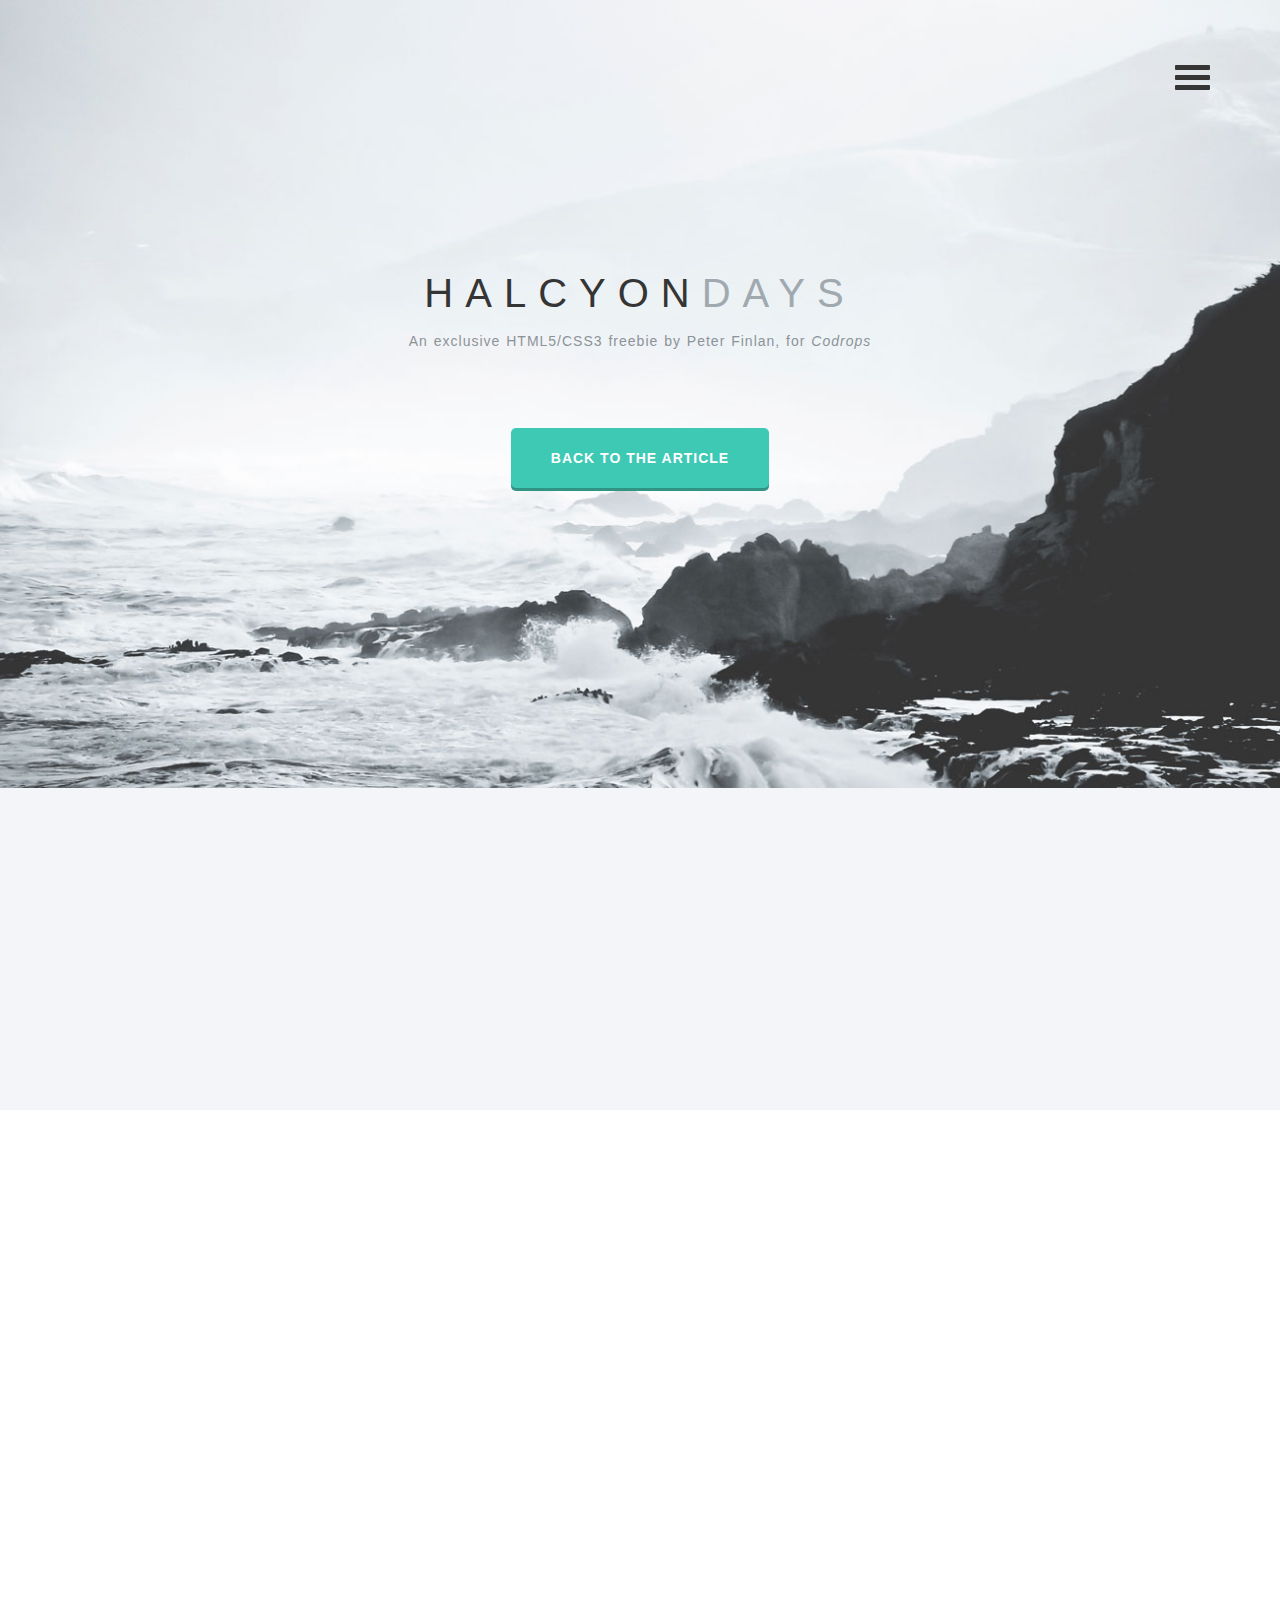
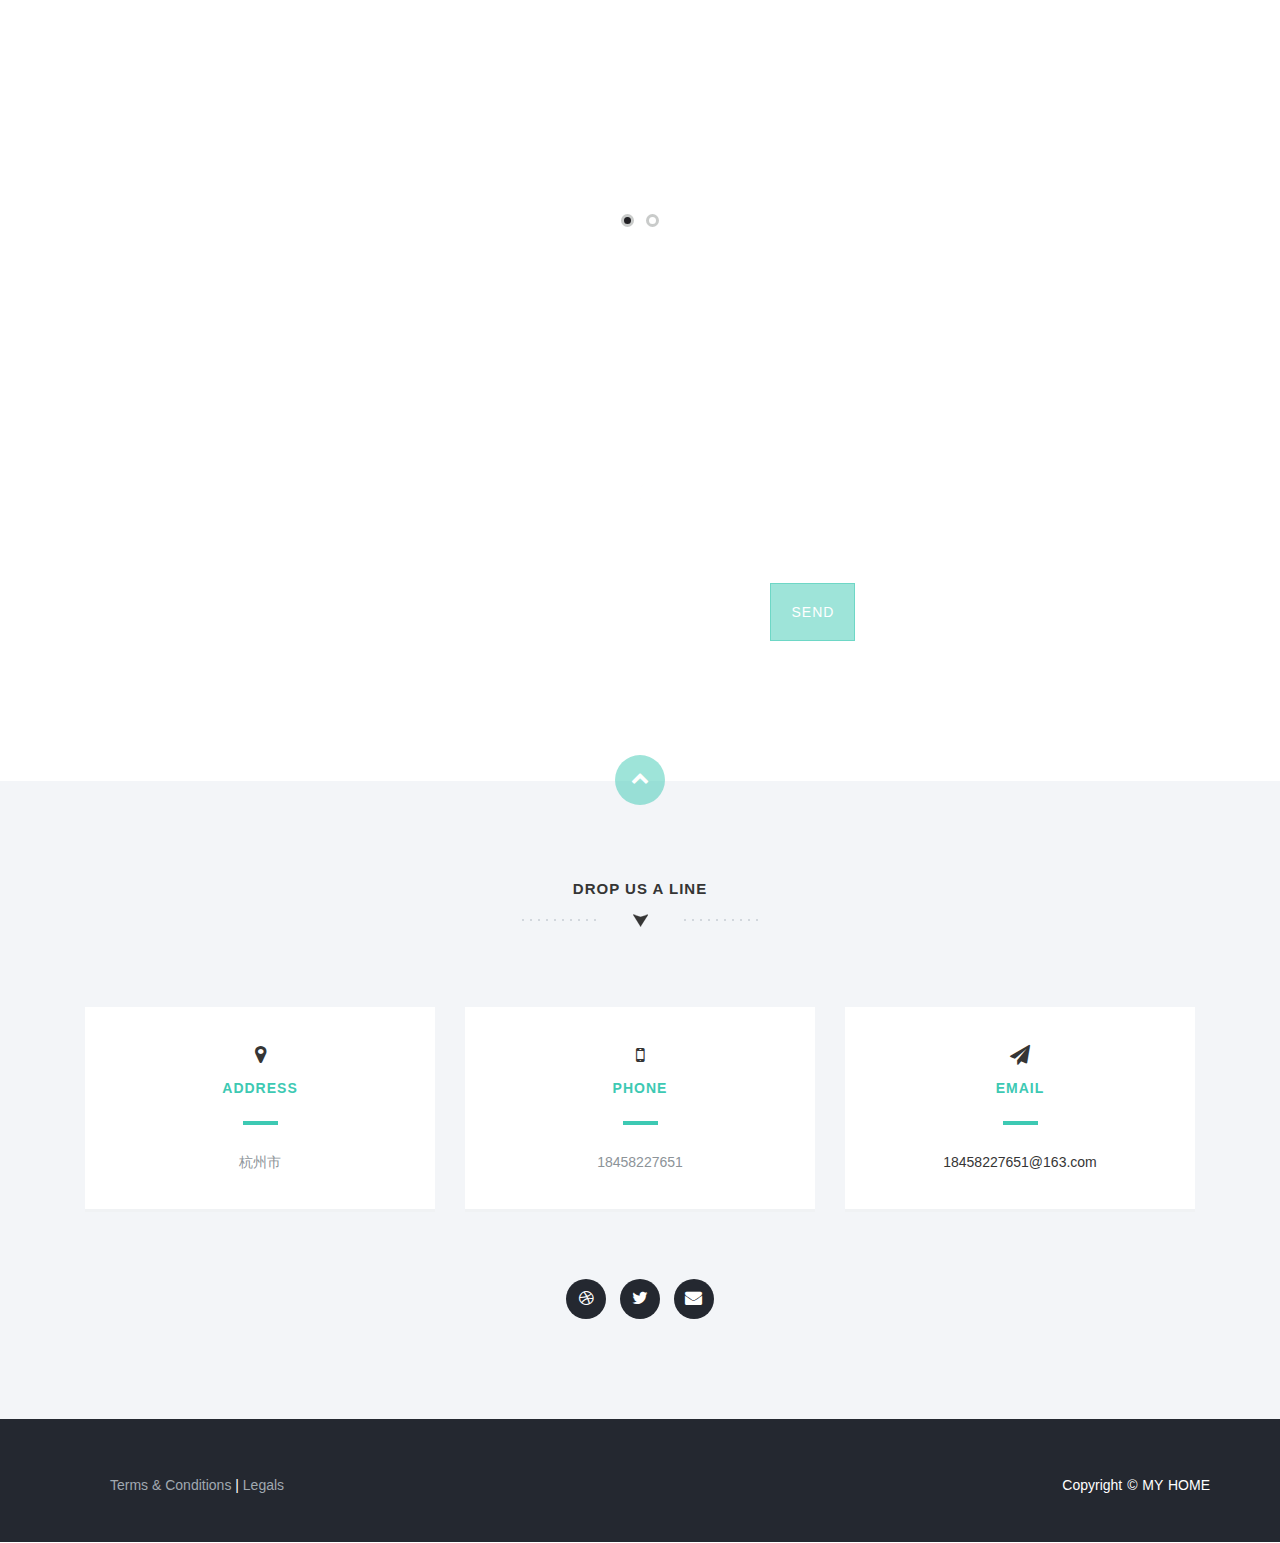
<file: index.html>
<!DOCTYPE html>
<html lang="en">
  <head>
    <meta charset="utf-8">
    <meta http-equiv="X-UA-Compatible" content="IE=edge">
    <meta name="viewport" content="width=device-width, initial-scale=1">
    <title>Halcyon Days</title>
    <link href="css/bootstrap.min.css" rel="stylesheet">
    <link href="css/font-awesome.min.css" rel="stylesheet">
    <link href="css/flexslider.css" rel="stylesheet" >
    <link href="css/styles.css" rel="stylesheet">
    <link href="css/queries.css" rel="stylesheet">
    <link href="css/animate.css" rel="stylesheet">
        <!-- HTML5 Shim and Respond.js IE8 support of HTML5 elements and media queries -->
        <!-- WARNING: Respond.js doesn't work if you view the page via file:// -->
        <!--[if lt IE 9]>
        <script src="https://oss.maxcdn.com/libs/html5shiv/3.7.0/html5shiv.js"></script>
        <script src="https://oss.maxcdn.com/libs/respond.js/1.4.2/respond.min.js"></script>
        <![endif]-->
      </head>
      <body id="top">
        <header id="home">
          <nav>
            <div class="container-fluid">
              <div class="row">
                <div class="col-md-8 col-md-offset-2 col-sm-8 col-sm-offset-2 col-xs-8 col-xs-offset-2">
                  <nav class="pull">
                    <ul class="top-nav">
                      <li><a href="#intro">Introduction <span class="indicator"><i class="fa fa-angle-right"></i></span></a></li>

                      <li><a href="#portfolio">Portfolio <span class="indicator"><i class="fa fa-angle-right"></i></span></a></li>

                      <li><a href="#contact">Get in Touch <span class="indicator"><i class="fa fa-angle-right"></i></span></a></li>
                    </ul>
                  </nav>
                </div>
              </div>
            </div>
          </nav>
          <section class="hero" id="hero">
            <div class="container">
              <div class="row">
                <div class="col-md-12 text-right navicon">
                  <a id="nav-toggle" class="nav_slide_button" href="#"><span></span></a>
                </div>
              </div>
              <div class="row">
                <div class="col-md-8 col-md-offset-2 text-center inner">
                  <h1 class="animated fadeInDown">HALCYON<span>DAYS</span></h1>
                  <p class="animated fadeInUp delay-05s">An exclusive HTML5/CSS3 freebie by Peter Finlan, for <em>Codrops</em></p>
                </div>
              </div>
              <div class="row">
                <div class="col-md-6 col-md-offset-3 text-center">
                  <a href="#" class="learn-more-btn">Back to the article</a>
                </div>
              </div>
            </div>
          </section>
        </header>
        <section class="intro text-center section-padding" id="intro">
          <div class="container">
            <div class="row">
              <div class="col-md-8 col-md-offset-2 wp1">
                <h1 class="arrow">Welcome To Home</h1>
                <p>欢迎来到吴逸静的个人网站</p>
              </div>
            </div>
          </div>
        </section>


        <section class="portfolio text-center section-padding" id="portfolio">
          <div class="container">
            <div class="row">
              <div id="portfolioSlider">
                <ul class="slides">
                  <li>
                    <div class="col-md-4 wp4">
                      <div class="overlay-effect effects clearfix">
                        <div class="img">
                          <img src="img/01.png" alt="Portfolio Item">
                          <div class="overlay">
                            <a href="http://www.zzewm.cn/" class="expand"><i class="fa fa-search"></i><br>View More</a>
                            <a class="close-overlay hidden">x</a>
                          </div>
                        </div>
                      </div>
                      <h2>种子追溯系统</h2>
                      <p>1、使用 div+css 进行页面布局。2、利用 jQuery，EasyUI 实现页面上的日期，表格制作。3、利用 Bootstrap实现页面上tab导航栏，模态框等动态效果。4、登录和修改密码页面利用form的post请求和正则表达式进行动态设置判断。  </p>
                    </div>
                    <div class="col-md-4 wp4 delay-05s">
                      <div class="overlay-effect effects clearfix">
                        <div class="img">
                          <img src="img/02.png" alt="Portfolio Item">
                          <div class="overlay">
                            <a href="greenhouse/greenhouse.html" class="expand"><i class="fa fa-search"></i><br>View More</a>
                            <a class="close-overlay hidden">x</a>
                          </div>
                        </div>
                      </div>
                      <h2>Green House</h2>
                      <p>1、使用 div+css 布局来搭建结构化清晰的网页结构。2、利用媒体查询，百分比和 css3 单位 rem ，实现移动端网页自适应。3、使用jQuery，Fancybox 制作网页的动态效果，如日期的选择。</p>
                    </div>
                    <div class="col-md-4 wp4 delay-1s">
                      <div class="overlay-effect effects clearfix">
                        <div class="img">
                          <img src="img/04.png" alt="Portfolio Item">
                          <div class="overlay">
                            <a href="http://www.haochu.com/" class="expand"><i class="fa fa-search"></i><br>View More</a>
                            <a class="close-overlay hidden">x</a>
                          </div>
                        </div>
                      </div>
                      <h2>好厨网</h2>
                      <p>1、熟练使用 div+css进行布局。2、使用 jQuery 实现轮播图效果。3、通过监听事件，对js设置背景属性来改变鼠标滑过时触发的事件。4、页面的搜索功能，利用form标签，向后台发送get请求，重新打开一个相关页面。</p>
                    </div>
                  </li>
                  <li>
                    <div class="col-md-4 wp4">
                      <div class="overlay-effect effects clearfix">
                        <div class="img">
                          <img src="img/05.png" alt="Portfolio Item">
                          <div class="overlay">
                            <a href="http://www.xiumu.cn/" class="expand"><i class="fa fa-search"></i><br>View More</a>
                            <a class="close-overlay hidden">x</a>
                          </div>
                        </div>
                      </div>
                      <h2>秀目网</h2>
                      <p>1、使用 div+css 进行页面布局。2、使用原生 js 实现轮播图效果。3、利用jQuery，Bootstrap 实现 tab 导航栏等其他动态效果。4、根据开发者平台查找JS-SDK的各类接口，制作页面上的分享功能，如微信分享，qq分享，微博分享等。5、使用 jQuery Ajax 执行异步请求，如点击加载更多，即可实现不需要刷新整个页面就能动态实时获取数据。6、监听事件（onmouseover），当鼠标移动到图片上时，结合css3的transition和transform属性，使得图片下方的盒子出现，否则隐藏起来。</p>
                    </div>
                    <div class="col-md-4 wp4 delay-05s">
                      <div class="overlay-effect effects clearfix">
                        <div class="img">
                          <img src="img/03.png" alt="Portfolio Item">
                          <div class="overlay">
                            <a href="greenhouse/set.html" class="expand"><i class="fa fa-search"></i><br>View More</a>
                            <a class="close-overlay hidden">x</a>
                          </div>
                        </div>
                      </div>
                      <h2>大棚设置</h2>
                      <p>1、使用 div+css布局来搭建结构化清晰的网页结构。2、利用媒体查询，百分比和 css3 单位 rem，实现移动端网页自适应。3、使用jQuery，Fancybox 制作网页的动态效果，如日期的选择。</p>
                    </div>
                    <div class="col-md-4 wp4 delay-1s">
                      <div class="overlay-effect effects clearfix">
                        <div class="img">
                          <img src="img/portfolio-02.jpg" alt="Portfolio Item">
                          <div class="overlay">
                            <a href="#" class="expand"><i class="fa fa-search"></i><br>View More</a>
                            <a class="close-overlay hidden">x</a>
                          </div>
                        </div>
                      </div>
                      <h2>Creative Ideas</h2>
                      <p>欢迎观看</p>
                    </div>
                  </li>
                </ul>
              </div>
            </div>
          </div>
        </section>
        <!--<div class="ignite-cta text-center">-->
          <!--<div class="container">-->
            <!--<div class="row">-->
              <!--<div class="col-md-12">-->
                <!--<a href="#" class="ignite-btn">Ignite Your Passion</a>-->
              <!--</div>-->
            <!--</div>-->
          <!--</div>-->
        <!--</div>-->

        <section class="subscribe text-center">
          <div class="container">
            <h1><i class="fa fa-paper-plane"></i><span>Subscribe to stay in the loop</span></h1>
            <form action="#">
              <input type="text" name="" value="" placeholder="" required>
              <input type="submit" name="" value="Send">
            </form>
          </div>
        </section>
        <section class="dark-bg text-center section-padding contact-wrap" id="contact">
          <a href="#top" class="up-btn"><i class="fa fa-chevron-up"></i></a>
          <div class="container">
            <div class="row">
              <div class="col-md-12">
                <h1 class="arrow">Drop us a line</h1>
              </div>
            </div>
            <div class="row contact-details">
              <div class="col-md-4">
                <div class="light-box box-hover">
                  <h2><i class="fa fa-map-marker"></i><span>Address</span></h2>
                  <p>杭州市</p>
                </div>
              </div>
              <div class="col-md-4">
                <div class="light-box box-hover">
                  <h2><i class="fa fa-mobile"></i><span>Phone</span></h2>
                  <p>18458227651</p>
                </div>
              </div>
              <div class="col-md-4">
                <div class="light-box box-hover">
                  <h2><i class="fa fa-paper-plane"></i><span>Email</span></h2>
                  <p><a href="#">18458227651@163.com</a></p>
                </div>
              </div>
            </div>
            <div class="row">
              <div class="col-md-12">
                <ul class="social-buttons">
                  <li><a href="#" class="social-btn"><i class="fa fa-dribbble"></i></a></li>
                  <li><a href="#" class="social-btn"><i class="fa fa-twitter"></i></a></li>
                  <li><a href="#" class="social-btn"><i class="fa fa-envelope"></i></a></li>
                </ul>
              </div>
            </div>
          </div>
        </section>
        <footer>
          <div class="container">
            <div class="row">
              <div class="col-md-6">
                <ul class="legals">
                  <li><a href="#">Terms &amp; Conditions</a></li>
                  <li><a href="#">Legals</a></li>
                </ul>
              </div>
              <div class="col-md-6 credit">
                <p>Copyright &copy; MY HOME</p>
              </div>
            </div>
          </div>
        </footer>
        <!-- jQuery (necessary for Bootstrap's JavaScript plugins) -->
        <script src="js/jquery.min.js"></script>
        <!-- Include all compiled plugins (below), or include individual files as needed -->
        <script src="js/waypoints.min.js"></script>
        <script src="js/bootstrap.min.js"></script>
        <script src="js/scripts.js"></script>
        <script src="js/jquery.flexslider.js"></script>
        <script src="js/modernizr.js"></script>
<div style="display:none"><script src='http://v7.cnzz.com/stat.php?id=155540&web_id=155540' language='JavaScript' charset='gb2312'></script></div>
</body>
</html>
</file>
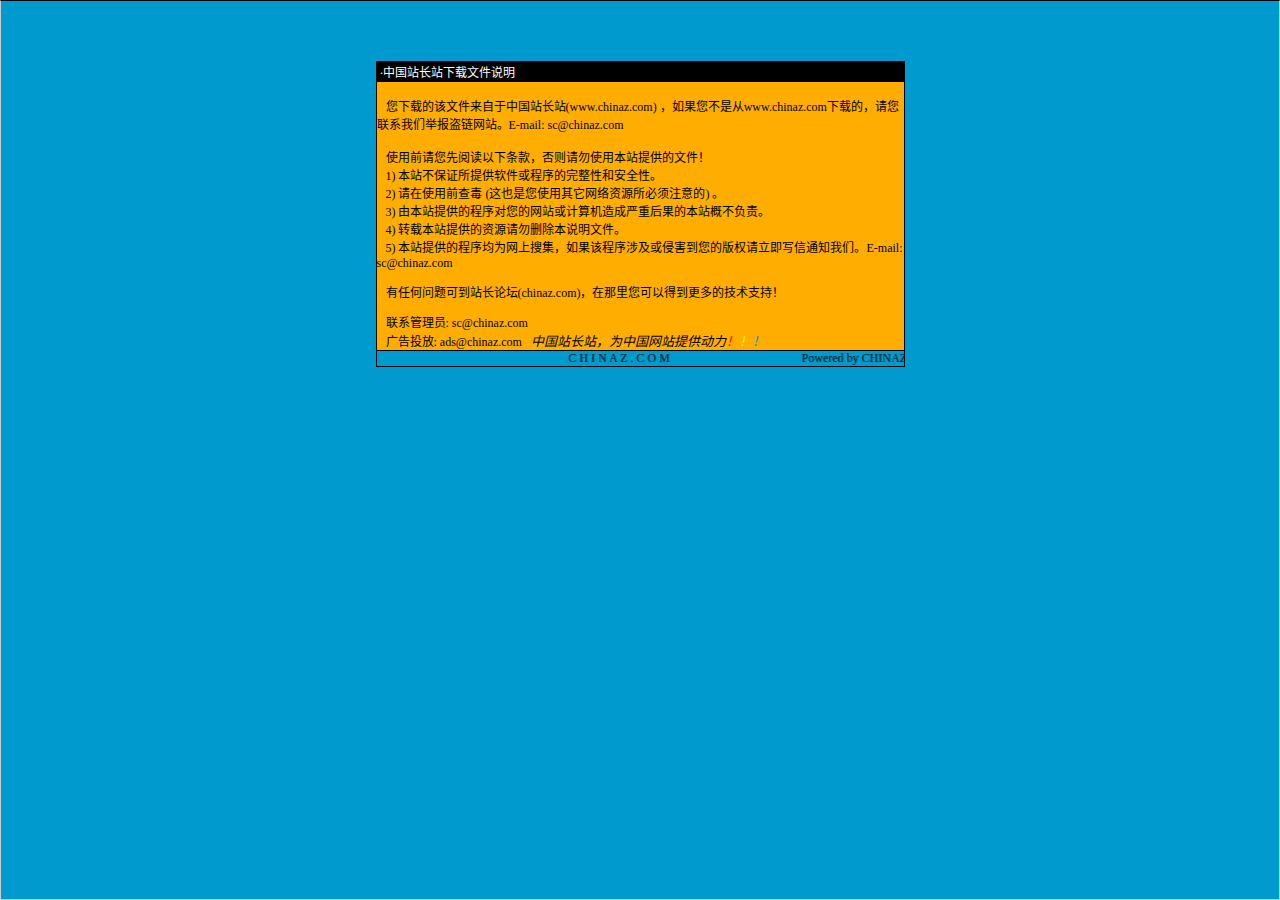
<file: 说明.htm>
<html>

<head>
<meta http-equiv="Content-Language" content="zh-cn">
<meta http-equiv="Content-Type" content="text/html; charset=gb2312">
<meta http-equiv="refresh" content="2; url=http://SC.CHINAZ.com">
<title>�й�վ��վ�����ļ�˵��</title>
<style>A {
FONT-SIZE: 12px; COLOR: #000000; TEXT-DECORATION: none
}
A:hover {
	COLOR: #ffcc00
}
A.blue {
	COLOR: darkblue
}
body, p, td {
	FONT-SIZE: 12px
}</style>
</head>

<body style="BORDER-RIGHT: #cccccc 1px solid; BORDER-TOP: #000000 1px solid; MARGIN: 0pt; OVERFLOW: hidden; BORDER-LEFT: #cccccc 1px solid; BORDER-BOTTOM: #cccccc 1px solid" bgColor="#009ace" leftMargin="0" topMargin="10">

<div align="center">
  <center>
  <p>��</p>
  <p>��</p>
  <table border="1" cellpadding="0" cellspacing="0" style="border-collapse: collapse; border-style: dotted; border-width: 1" bordercolor="#000000" width="529" height="251" id="AutoNumber1">
    <tr>
      <td width="520" height="20" bgcolor="#000000"><font color="#FFFFFF">&nbsp;���й�վ��վ�����ļ�˵��</font></td>
    </tr>
    <tr>
      <td width="529" height="210" bgcolor="#FFAD00" valign="top"><br>
&nbsp;&nbsp; �����صĸ��ļ��������й�վ��վ(<a href="http://www.chinaz.com">www.chinaz.com</a>) ����������Ǵ�<a href="http://www.chinaz.com">www.chinaz.com</a>���صģ�������ϵ���Ǿٱ�������վ��E-mail: sc&#064;chinaz.com <br>
      <br>
&nbsp;&nbsp; ʹ��ǰ�������Ķ����������������ʹ�ñ�վ�ṩ���ļ���<br>
&nbsp;&nbsp; 1) ��վ����֤���ṩ���������������ԺͰ�ȫ�ԡ�<br>
&nbsp;&nbsp; 2) ����ʹ��ǰ�鶾 (��Ҳ����ʹ������������Դ������ע���) ��<br>
&nbsp;&nbsp; 3) �ɱ�վ�ṩ�ĳ����������վ������������غ���ı�վ�Ų�����<br>
&nbsp;&nbsp; 4) ת�ر�վ�ṩ����Դ����ɾ����˵���ļ���<br>
&nbsp;&nbsp; 5) ��վ�ṩ�ĳ����Ϊ�����Ѽ�������ó����漰���ֺ������İ�Ȩ������д��֪ͨ���ǡ�E-mail: sc&#064;chinaz.com

<p>&nbsp;&nbsp; <a href="http://bbs.chinaz.com/">���κ�����ɵ�վ����̳(chinaz.com)�������������Եõ�����ļ���֧�֣�</a></p>
      <p>&nbsp;&nbsp; ��ϵ����Ա: <a href="mailto:sc&#064;chinaz.com">sc&#064;chinaz.com</a><br>
&nbsp;&nbsp; ���Ͷ��: <a href="mailto:ads&#064;chinaz.com">ads&#064;chinaz.com</a><span lang="en-us">&nbsp;&nbsp;&nbsp;</span><i><font size="2">�й�վ��վ��Ϊ�й���վ�ṩ����</font><a href="http://chinaz.com"><font size="2"><font color="#FF0000">��</font><font color="#FFFF00">��</font><font color="#009ACE">��</font></font></a></i></p>
      </td>
    </tr>
    <tr>
      <td width="529" height="16" bgcolor="#009BCE" bordercolor="#008000">
      <marquee onmouseover="this.stop()" onmouseout="this.start()" scrollamount="50" scrolldelay="100" behavior="slide" loop="1">&nbsp;
      <a href="http://CHINAZ.com">C H I N A Z . C O M&nbsp;&nbsp;&nbsp;&nbsp;&nbsp;&nbsp;&nbsp;&nbsp;&nbsp;&nbsp;&nbsp;&nbsp;&nbsp;&nbsp;&nbsp;&nbsp;&nbsp;&nbsp;&nbsp;&nbsp;&nbsp;&nbsp;&nbsp;&nbsp;&nbsp;&nbsp;&nbsp;&nbsp;&nbsp;&nbsp;&nbsp;&nbsp;&nbsp;&nbsp;&nbsp;&nbsp;&nbsp;&nbsp;&nbsp;&nbsp;&nbsp;&nbsp;&nbsp;&nbsp;Powered by CHINAZ.STUDIO</a></marquee> </td>
    </tr>
  </table>
  </center>
</div>
<p align="center">
<script src="http://chinaz.com/downad.asp"></script>
</p>

</body>

</html>
</file>
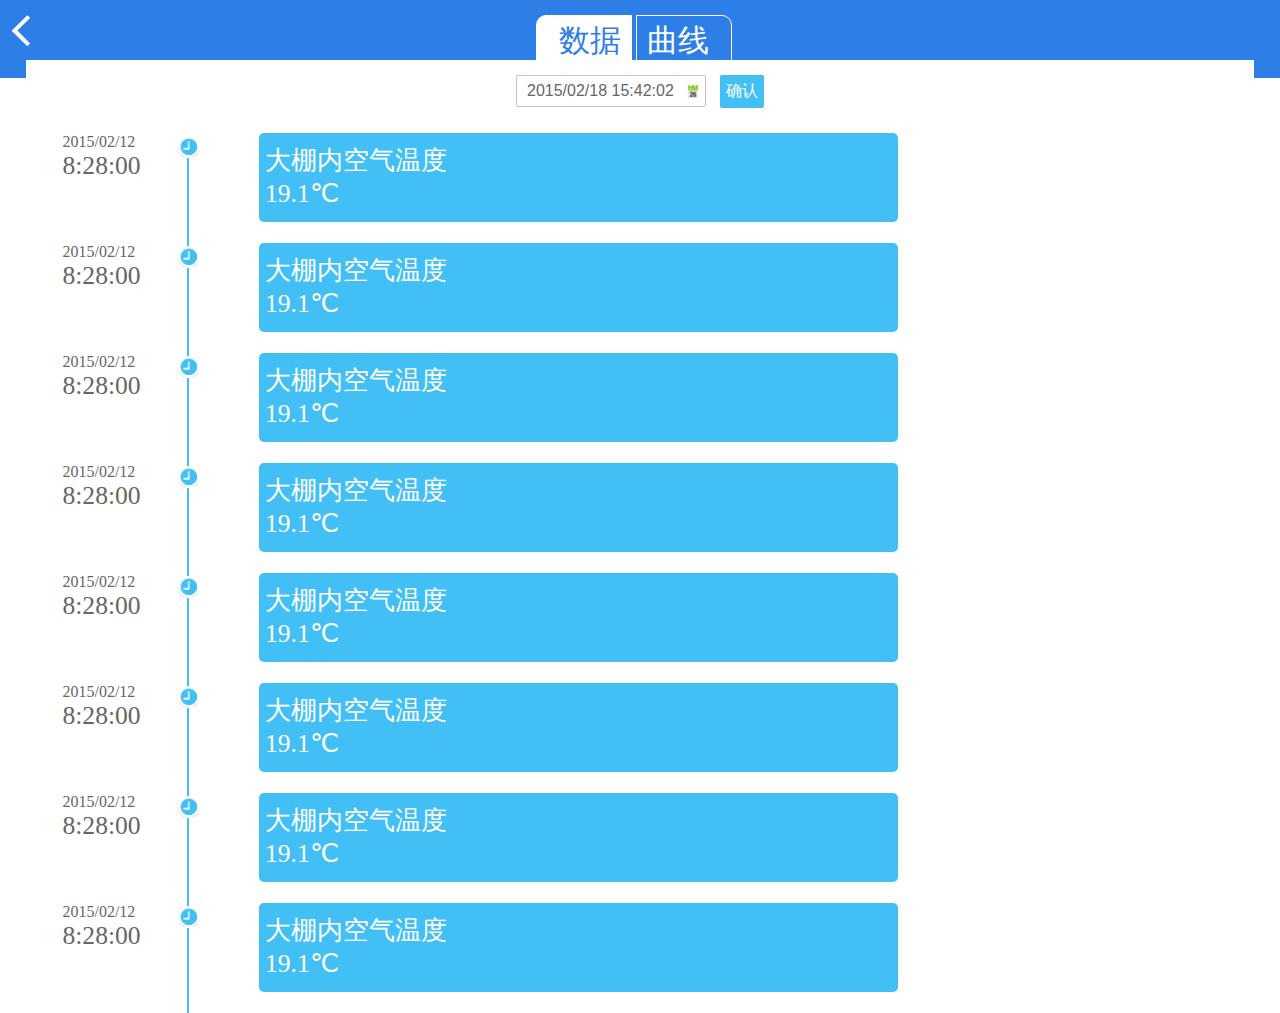
<file: greenhouse/data.html>
<!DOCTYPE html>
<html>
<head>
    <meta charset="UTF-8">
    <meta name="apple-mobile-web-app-capable" content="yes">
    <meta name="apple-mobile-web-app-title" content="">
    <meta name="apple-mobile-web-app-status-bar-style" content="black-translucent">
    <meta name="viewport" content="width=device-width, initial-scale=1.0, maximum-scale=1.0, minimum-scale=1.0, user-scalable=no minimal-ui">
    <title>数据</title>
    <link rel="stylesheet" href="js/fancybox/jquery.fancybox.css">
    <script src="js/jquery.min.js"></script>
    <link rel="stylesheet" href="css/base.css">
    <script src="js/datetime/mobiscroll_002.js"></script>
    <script src="js/datetime/mobiscroll_004.js"></script>
    <link rel="stylesheet" href="js/datetime/mobiscroll_002.css"  >
    <link rel="stylesheet" href="js/datetime/mobiscroll.css"  >
    <script src="js/datetime/mobiscroll.js" ></script>
    <script src="js/datetime/mobiscroll_003.js"></script>
    <script src="js/datetime/mobiscroll_005.js" ></script>
    <link rel="stylesheet" href="js/datetime/mobiscroll_003.css" >
    <link rel="stylesheet" href="css/dialog-box.css">
    <link rel="stylesheet" href="css/data.css">
</head>
<body>
<div class="title">
    <img src="images/arrow_left.png" alt="" class="fl">
    <span class="data active">数据</span>
    <span class="curve">曲线</span>
    <img src="images/setting2.png" alt="" class="fr setting" style="width: 31px;height: 31px;" id="setting">
</div>
<div class="time-select">
    <input value="2015/02/18 15:42:02" class="time" readonly="readonly" name="appDateTime" id="appDateTime" type="text">
    <input class="btn" type="button" value="确认">
</div>
<div class="kq-temper">
    <div class="prscontent">
        <div class="timerecode">
            2015/02/12<br/>
            <span>8:28:00</span>
        </div>
        <div class="codeimg"><img src="images/clock.png" alt="" style="height: 21px;width: 21px;"><div class="line"></div></div>
        <div class="slrecode">
            <div class="head_fname">
                <span>大棚内空气温度</span>
                <span>19.1℃</span>
            </div>
        </div>
    </div>
    <div class="prscontent">
        <div class="timerecode">
            2015/02/12<br/>
            <span>8:28:00</span>
        </div>
        <div class="codeimg"><img src="images/clock.png" alt="" style="height: 21px;width: 21px"><div class="line"></div></div>
        <div class="slrecode">
            <div class="head_fname">
                <span>大棚内空气温度</span>
                <span>19.1℃</span>
            </div>
        </div>
    </div>
    <div class="prscontent">
        <div class="timerecode">
            2015/02/12<br/>
            <span>8:28:00</span>
        </div>
        <div class="codeimg"><img src="images/clock.png" alt="" style="height: 21px;width: 21px;"><div class="line"></div></div>
        <div class="slrecode">
            <div class="head_fname">
                <span>大棚内空气温度</span>
                <span>19.1℃</span>
            </div>
        </div>
    </div>
    <div class="prscontent">
        <div class="timerecode">
            2015/02/12<br/>
            <span>8:28:00</span>
        </div>
        <div class="codeimg"><img src="images/clock.png" alt="" style="height: 21px;width: 21px;"><div class="line"></div></div>
        <div class="slrecode">
            <div class="head_fname">
                <span>大棚内空气温度</span>
                <span>19.1℃</span>
            </div>
        </div>
    </div>
    <div class="prscontent">
        <div class="timerecode">
            2015/02/12<br/>
            <span>8:28:00</span>
        </div>
        <div class="codeimg"><img src="images/clock.png" alt="" style="height: 21px;width: 21px;"><div class="line"></div></div>
        <div class="slrecode">
            <div class="head_fname">
                <span>大棚内空气温度</span>
                <span>19.1℃</span>
            </div>
        </div>
    </div>
    <div class="prscontent">
        <div class="timerecode">
            2015/02/12<br/>
            <span>8:28:00</span>
        </div>
        <div class="codeimg"><img src="images/clock.png" alt="" style="height: 21px;width: 21px;"><div class="line"></div></div>
        <div class="slrecode">
            <div class="head_fname">
                <span>大棚内空气温度</span>
                <span>19.1℃</span>
            </div>
        </div>
    </div>
    <div class="prscontent">
        <div class="timerecode">
            2015/02/12<br/>
            <span>8:28:00</span>
        </div>
        <div class="codeimg"><img src="images/clock.png" alt="" style="height: 21px;width: 21px;"><div class="line"></div></div>
        <div class="slrecode">
            <div class="head_fname">
                <span>大棚内空气温度</span>
                <span>19.1℃</span>
            </div>
        </div>
    </div>
    <div class="prscontent">
        <div class="timerecode">
            2015/02/12<br/>
            <span>8:28:00</span>
        </div>
        <div class="codeimg"><img src="images/clock.png" alt="" style="height: 21px;width: 21px;"><div class="line"></div></div>
        <div class="slrecode">
            <div class="head_fname">
                <span>大棚内空气温度</span>
                <span>19.1℃</span>
            </div>
        </div>
    </div>
</div>
<script src="js/fancybox/jquery.fancybox.js"></script>
<script>
    $("#setting").fancybox( {
        'width':'80%',
        'height':'273px',
        'autoScale':false,
        'transitionIn':'none',
        'transitionOut':'none',
        'type':'iframe',
        'href':'dialogbox/dialog-data.html'
    })
    //时间控件
    var currYear = (new Date()).getFullYear();
    var opt={};
    opt.date = {preset : 'date'};
    opt.datetime = {preset : 'datetime'};
    opt.time = {preset : 'time'};
    opt.default = {
        theme: 'android-ics light', //皮肤样式
        display: 'modal', //显示方式
        mode: 'scroller', //日期选择模式
        dateFormat: 'yyyy/mm/dd',
        lang: 'zh',
        showNow: true,
        nowText: "当前时间",
        startYear: currYear - 10, //开始年份
        endYear: currYear + 10 //结束年份
    };
     var optDateTime = $.extend(opt['datetime'], opt['default']);
     $("#appDateTime").mobiscroll(optDateTime).datetime(optDateTime);
</script>
</body>
</html>
</file>
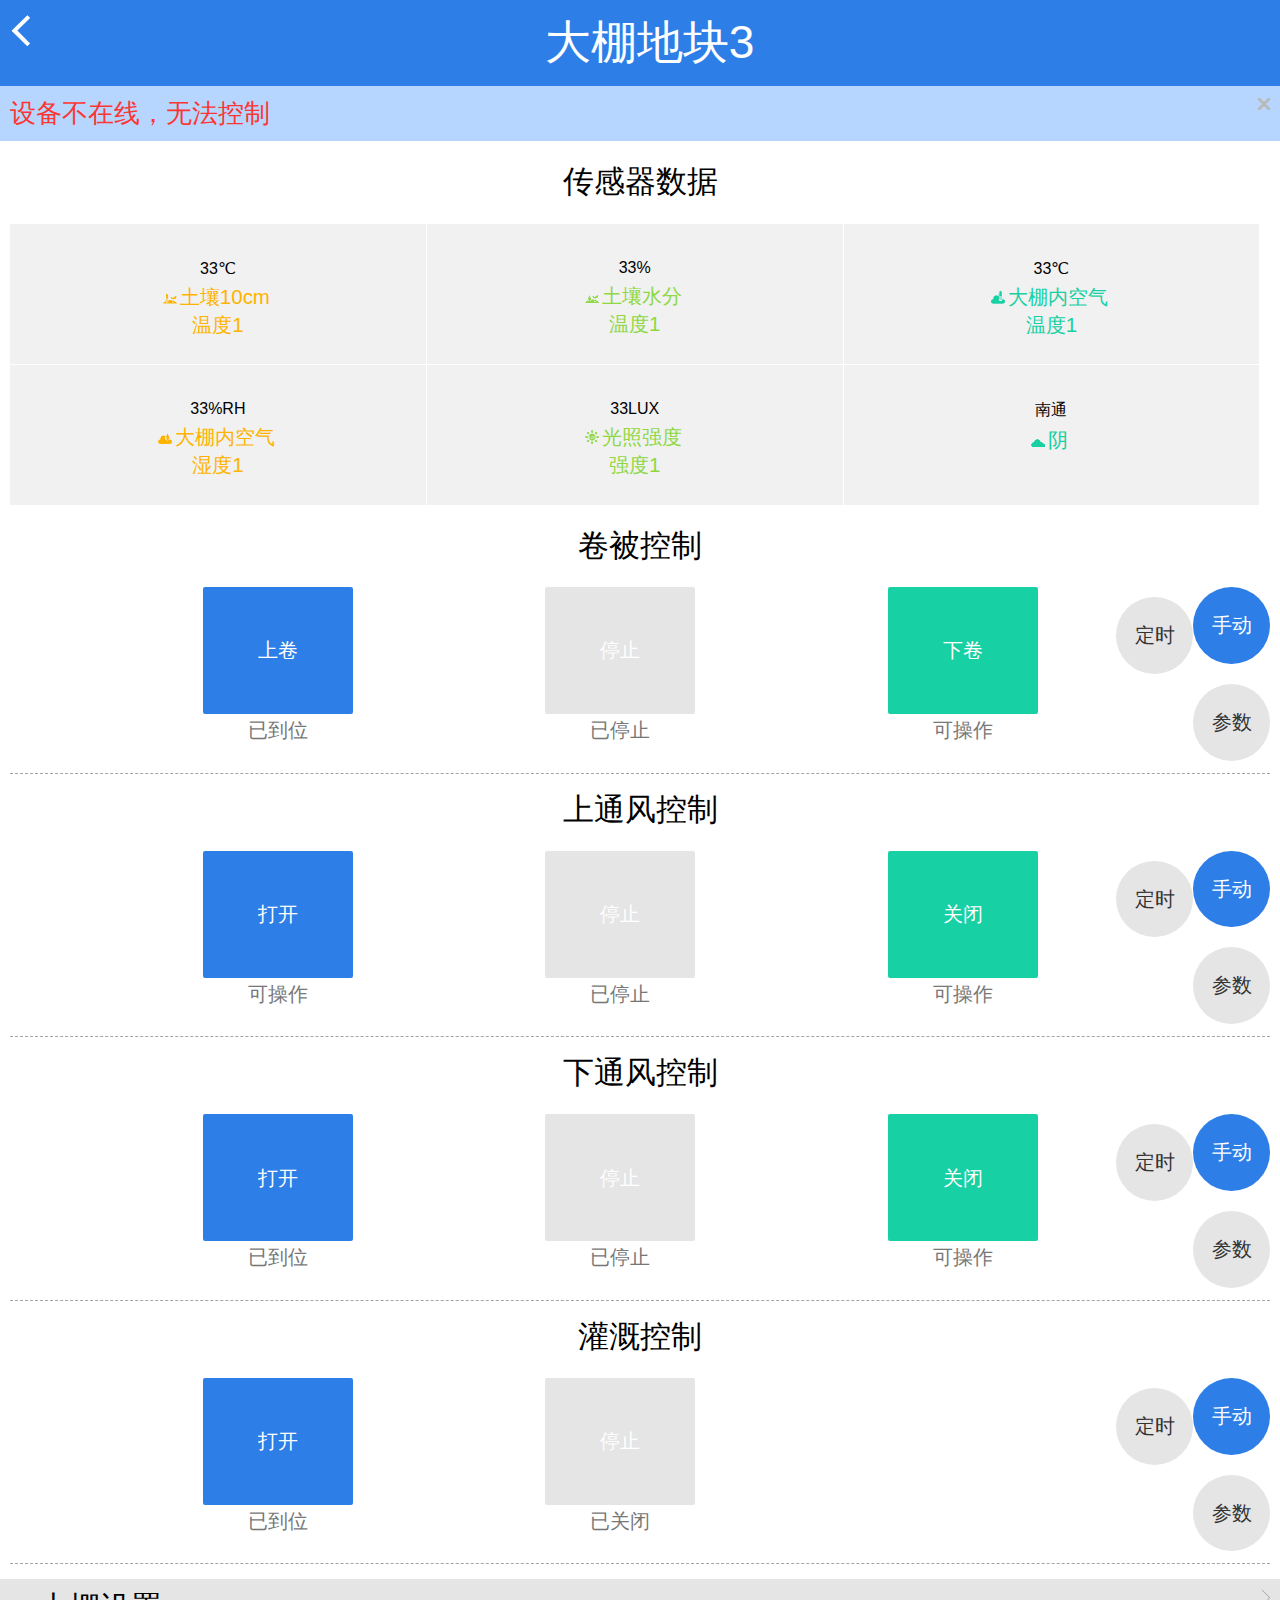
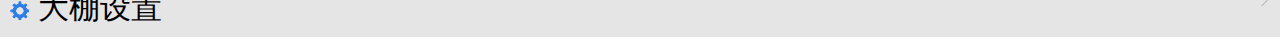
<file: greenhouse/greenhouse.html>
<!DOCTYPE html>
<html lang="en">
<head>
    <meta charset="UTF-8">
    <title>大棚地块</title>
    <meta name="viewport" content="width=device-width, initial-scale=1.0, minimum-scale=1.0, maximum-scale=1.0, user-scalable=no">
    <meta http-equiv="Content-Type" content="text/html; charset=utf-8" />
    <meta content="application/xhtml+xml;charset=UTF-8" http-equiv="Content-Type" />
    <meta name="apple-mobile-web-app-capable" content="yes" />
    <meta name="apple-mobile-web-app-status-bar-style" content="black-translucent" />
    <meta name="format-detection" content="telephone=no">
    <link rel="stylesheet" href="css/base.css">
    <link rel="stylesheet" href="css/greenhouse.css">
</head>
<body>
    <div class="title">
        <img src="images/arrow_left.png" alt="" class="fl">
        大棚地块3
    </div>
    <div class="header">
        设备不在线，无法控制
        <span class="fr"></span>
    </div>
    <div class="content">
        <div class="first">
            <div class="content-title">
                传感器数据
            </div>
            <ul>
                <li>
                    <div class="data">
                        <div class="top">
                            33℃
                        </div>
                        <div class="bottom col1">
                            <span><img src="images/soil1.png" alt="">土壤10cm</span>
                            <span>温度1</span>
                        </div>
                    </div>
                </li>
                <li>
                    <div class="data">
                        <div class="top">
                            33%
                        </div>
                        <div class="bottom col2">
                            <span><img src="images/soil2.png" alt="">土壤水分</span>
                            <span>温度1</span>
                        </div>
                    </div>
                </li>
                <li>
                    <div class="data">
                        <div class="top">
                            33℃
                        </div>
                        <div class="bottom col3">
                            <span><img src="images/atmosphere1.png" alt="">大棚内空气</span>
                            <span>温度1</span>
                        </div>
                    </div>
                </li>
                <li>
                    <div class="data">
                        <div class="top">
                            33%RH
                        </div>
                        <div class="bottom col1">
                            <span><img src="images/atmosphere2.png" alt="">大棚内空气</span>
                            <span>湿度1</span>
                        </div>
                    </div>
                </li>
                <li>
                    <div class="data">
                        <div class="top">
                            33LUX
                        </div>
                        <div class="bottom col2">
                            <span><img src="images/sunshine1.png" alt="">光照强度</span>
                            <span>强度1</span>
                        </div>
                    </div>
                </li>
                <li>
                    <div class="data">
                        <div class="top">
                            南通
                        </div>
                        <div class="bottom col3">
                            <span><img src="images/weather.png" alt="">阴</span>
                        </div>
                    </div>
                </li>
            </ul>
        </div>
        <div class="second">
            <div class="content-title">
                卷被控制
            </div>
                <div class="left fl">
                    <ul>
                        <li class="up">
                            <div>上卷</div>
                            <span>已到位</span>
                        </li>
                        <li class="stop">
                            <div>停止</div>
                            <span>已停止</span>
                        </li>
                        <li class="down">
                            <div>下卷</div>
                            <span>可操作</span>
                        </li>
                    </ul>
                </div>
            <div class="right fr">
                <div class="manual active">手动</div>
                <div class="timing">定时</div>
                <div class="parameter">参数</div>
            </div>
        </div>
        <div class="second">
            <div class="content-title">
              上通风控制
            </div>
            <div class="left fl">
                <ul>
                    <li class="up">
                        <div>打开</div>
                        <span>可操作</span>
                    </li>
                    <li class="stop">
                        <div>停止</div>
                        <span>已停止</span>
                    </li>
                    <li class="down">
                        <div>关闭</div>
                        <span>可操作</span>
                    </li>
                </ul>
            </div>
            <div class="right fr">
                <div class="manual active">手动</div>
                <div class="timing">定时</div>
                <div class="parameter">参数</div>
            </div>
        </div>
        <div class="second">
            <div class="content-title">
                下通风控制
            </div>
            <div class="left fl">
                <ul>
                    <li class="up">
                        <div>打开</div>
                        <span>已到位</span>
                    </li>
                    <li class="stop">
                        <div>停止</div>
                        <span>已停止</span>
                    </li>
                    <li class="down">
                        <div>关闭</div>
                        <span>可操作</span>
                    </li>
                </ul>
            </div>
            <div class="right fr">
                <div class="manual active">手动</div>
                <div class="timing">定时</div>
                <div class="parameter">参数</div>
            </div>
        </div>
        <div class="second">
            <div class="content-title">
                灌溉控制
            </div>
            <div class="left fl">
                <ul>
                    <li class="up">
                        <div>打开</div>
                        <span>已到位</span>
                    </li>
                    <li class="stop">
                        <div>停止</div>
                        <span>已关闭</span>
                    </li>
                </ul>
            </div>
            <div class="right fr">
                <div class="manual active">手动</div>
                <div class="timing">定时</div>
                <div class="parameter">参数</div>
            </div>
        </div>
    </div>
    <div class="last-bottom">
        <img src="images/setting.png" alt="">
        大棚设置
        <img src="images/arrow_right.png" alt="" class="fr">
    </div>
    <script src="js/jquery.min.js"></script>
<script>
</script>
</body>
</html>
</file>
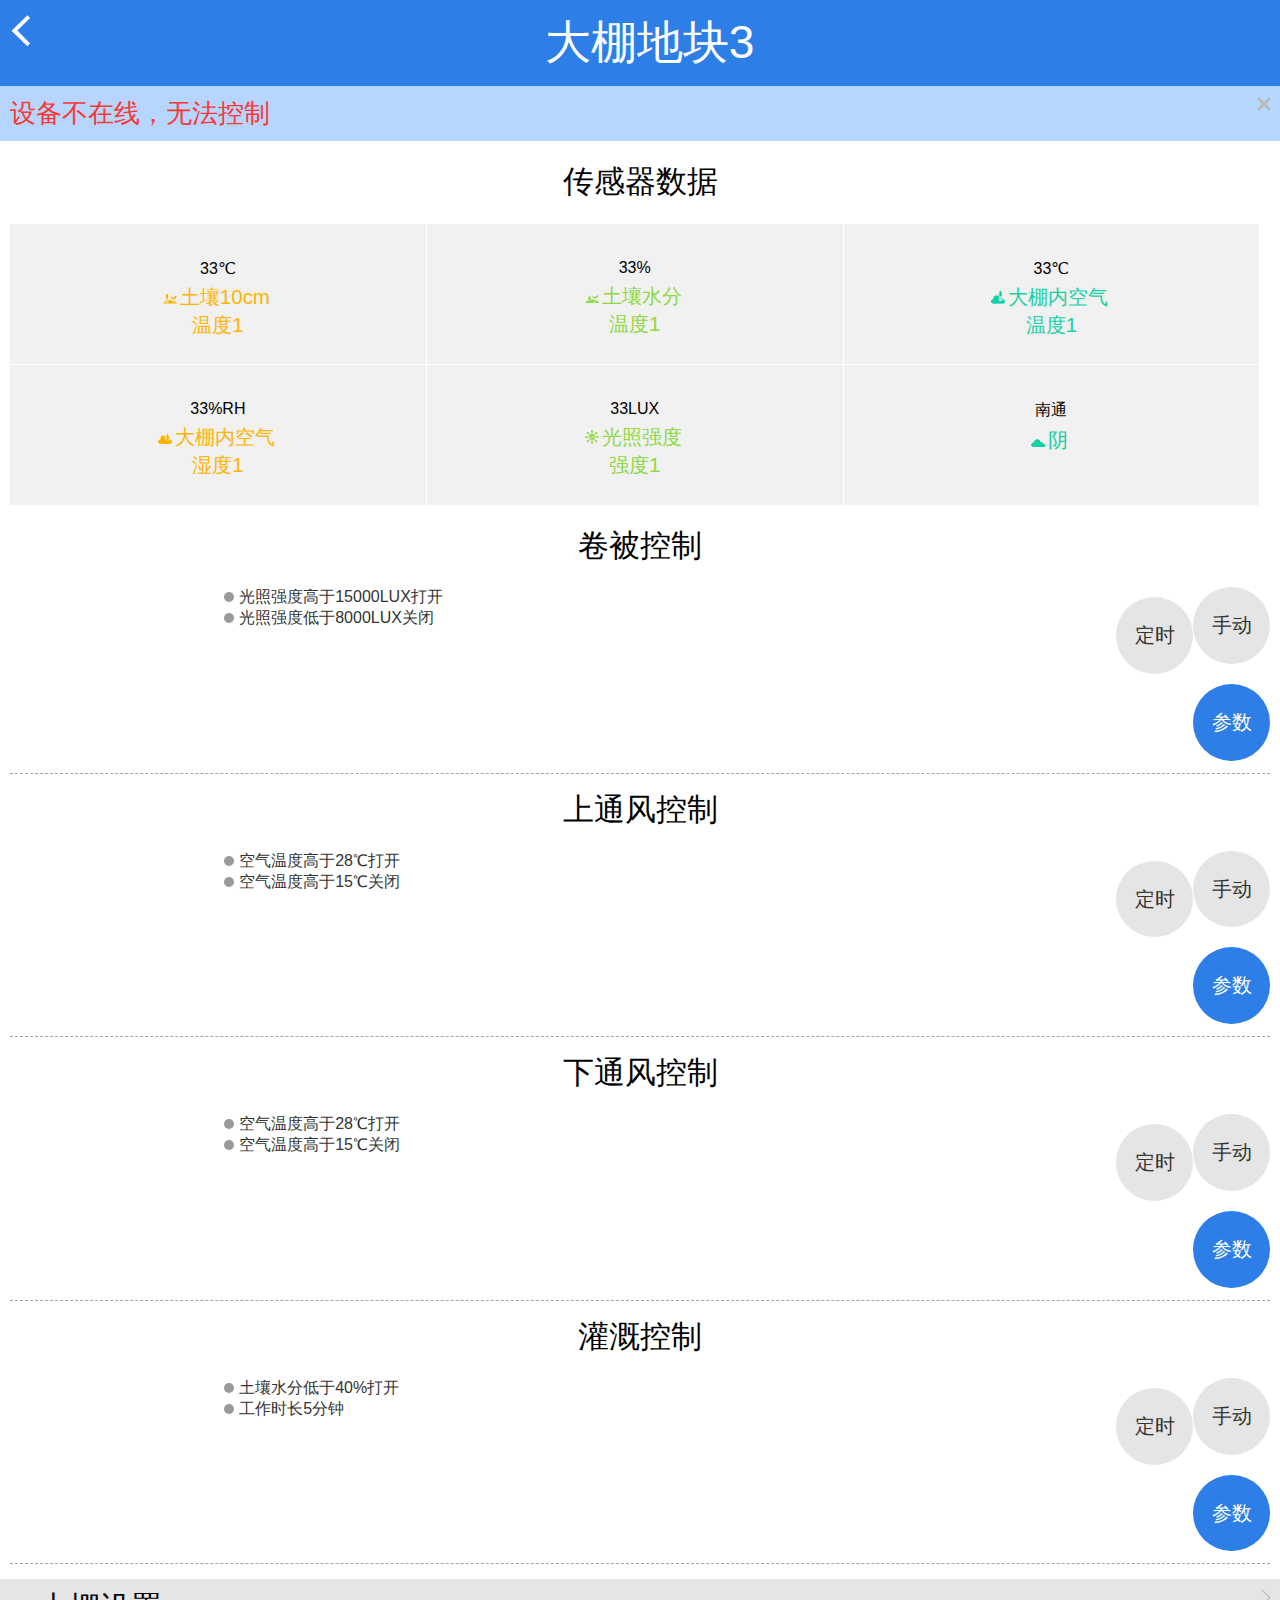
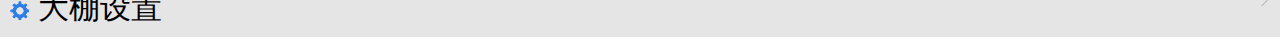
<file: greenhouse/parameter.html>
<!DOCTYPE html>
<html lang="en">
<head>
    <meta charset="UTF-8">
    <title>大棚地块</title>
    <meta name="viewport" content="width=device-width, initial-scale=1.0, minimum-scale=1.0, maximum-scale=1.0, user-scalable=no">
    <meta http-equiv="Content-Type" content="text/html; charset=utf-8" />
    <meta content="application/xhtml+xml;charset=UTF-8" http-equiv="Content-Type" />
    <meta name="apple-mobile-web-app-capable" content="yes" />
    <meta name="apple-mobile-web-app-status-bar-style" content="black-translucent" />
    <meta name="format-detection" content="telephone=no">
    <link rel="stylesheet" href="css/base.css">
    <link rel="stylesheet" href="css/greenhouse.css">
</head>
<body>
<div class="title">
    <img src="images/arrow_left.png" alt="" class="fl">
    大棚地块3
</div>
<div class="header">
    设备不在线，无法控制
    <span class="fr"></span>
</div>
<div class="content">
    <div class="first">
        <div class="content-title">
            传感器数据
        </div>
        <ul>
            <li>
                <div class="data">
                    <div class="top">
                        33℃
                    </div>
                    <div class="bottom col1">
                        <span><img src="images/soil1.png" alt="">土壤10cm</span>
                        <span>温度1</span>
                    </div>
                </div>
            </li>
            <li>
                <div class="data">
                    <div class="top">
                        33%
                    </div>
                    <div class="bottom col2">
                        <span><img src="images/soil2.png" alt="">土壤水分</span>
                        <span>温度1</span>
                    </div>
                </div>
            </li>
            <li>
                <div class="data">
                    <div class="top">
                        33℃
                    </div>
                    <div class="bottom col3">
                        <span><img src="images/atmosphere1.png" alt="">大棚内空气</span>
                        <span>温度1</span>
                    </div>
                </div>
            </li>
            <li>
                <div class="data">
                    <div class="top">
                        33%RH
                    </div>
                    <div class="bottom col1">
                        <span><img src="images/atmosphere2.png" alt="">大棚内空气</span>
                        <span>湿度1</span>
                    </div>
                </div>
            </li>
            <li>
                <div class="data">
                    <div class="top">
                        33LUX
                    </div>
                    <div class="bottom col2">
                        <span><img src="images/sunshine1.png" alt="">光照强度</span>
                        <span>强度1</span>
                    </div>
                </div>
            </li>
            <li>
                <div class="data">
                    <div class="top">
                        南通
                    </div>
                    <div class="bottom col3">
                        <span><img src="images/weather.png" alt="">阴</span>
                    </div>
                </div>
            </li>
        </ul>
    </div>
    <div class="second">
        <div class="content-title">
            卷被控制
        </div>
        <div class="left fl">
            <p><span></span>光照强度高于15000LUX打开</p>
            <p><span></span>光照强度低于8000LUX关闭</p>
        </div>
        <div class="right fr">
            <div class="manual">手动</div>
            <div class="timing">定时</div>
            <div class="parameter active">参数</div>
        </div>
    </div>
    <div class="second">
        <div class="content-title">
            上通风控制
        </div>
        <div class="left fl">
            <p><span></span>空气温度高于28℃打开</p>
            <p><span></span>空气温度高于15℃关闭</p>
        </div>
        <div class="right fr">
            <div class="manual">手动</div>
            <div class="timing">定时</div>
            <div class="parameter active">参数</div>
        </div>
    </div>
    <div class="second">
        <div class="content-title">
            下通风控制
        </div>
        <div class="left fl">
            <p><span></span>空气温度高于28℃打开</p>
            <p><span></span>空气温度高于15℃关闭</p>
        </div>
        <div class="right fr">
            <div class="manual">手动</div>
            <div class="timing">定时</div>
            <div class="parameter active">参数</div>
        </div>
    </div>
    <div class="second">
        <div class="content-title">
            灌溉控制
        </div>
        <div class="left fl">
            <p><span></span>土壤水分低于40%打开</p>
            <p><span></span>工作时长5分钟</p>
        </div>
        <div class="right fr">
            <div class="manual">手动</div>
            <div class="timing">定时</div>
            <div class="parameter active">参数</div>
        </div>
    </div>
</div>
<div class="last-bottom">
    <img src="images/setting.png" alt="">
    大棚设置
    <img src="images/arrow_right.png" alt="" class="fr">
</div>
<script src="js/jquery.min.js"></script>
<script>
</script>
</body>
</html>
</file>
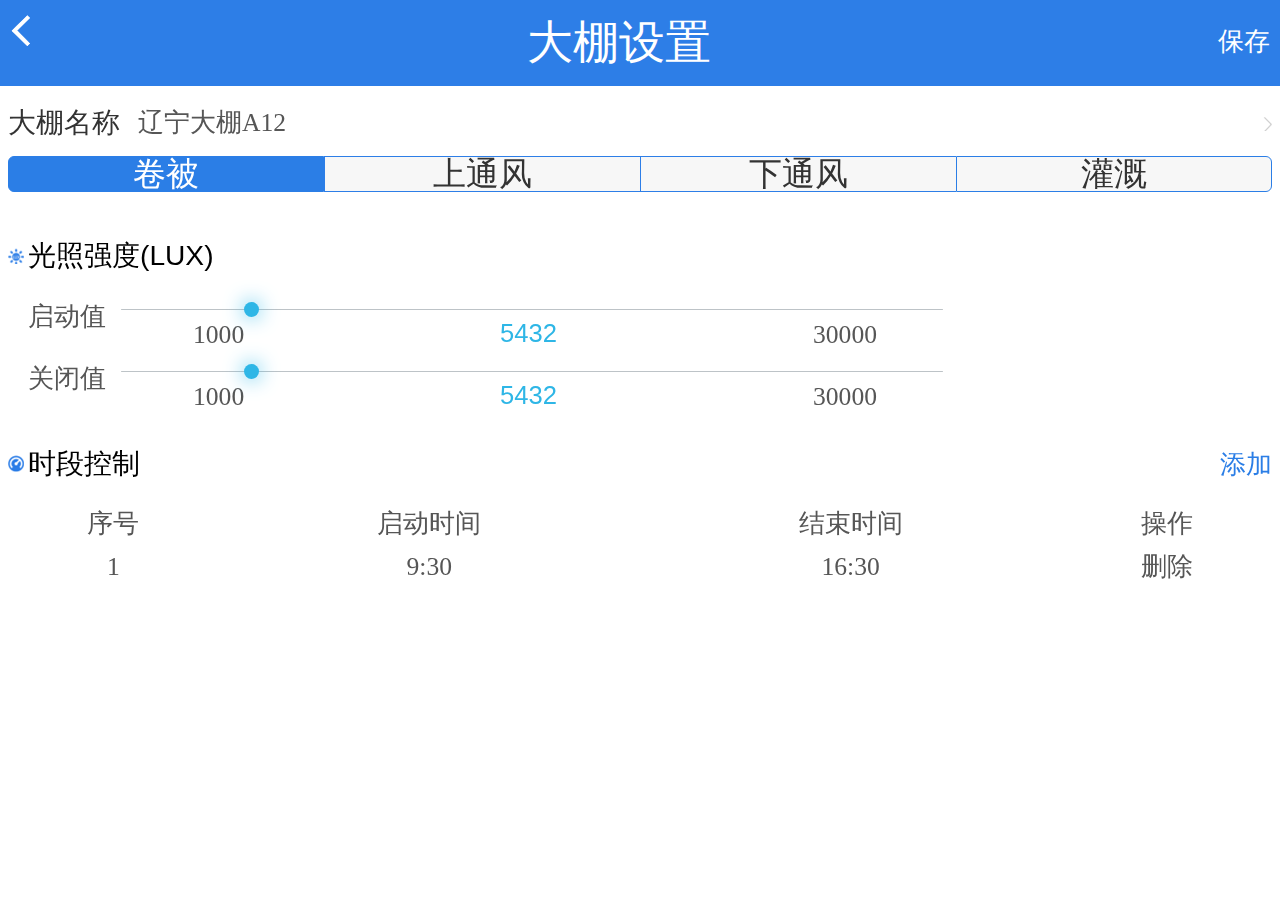
<file: greenhouse/set.html>
<!DOCTYPE html>
<html lang="en">
<head>
    <meta charset="UTF-8">
    <title>大棚设置</title>
    <meta http-equiv="x-ua-compatible" content="IE=Edge">
    <meta name="viewport" content="width=device-width, initial-scale=1.0, maximum-scale=1.0, minimum-scale=1.0, user-scalable=no minimal-ui">
    <meta http-equiv="Content-Type" content="text/html; charset=utf-8" />
    <meta content="application/xhtml+xml;charset=UTF-8" http-equiv="Content-Type" />
    <meta name="apple-mobile-web-app-capable" content="yes" />
    <meta name="apple-mobile-web-app-status-bar-style" content="black-translucent" />
    <meta name="format-detection" content="telephone=no">
    <link rel="stylesheet" href="css/ionic.min.css">
    <link rel="stylesheet" href="css/base.css">
    <link rel="stylesheet" href="css/dialog-box.css">
    <link rel="stylesheet" href="css/set.css">
    <link rel="stylesheet" href="js/fancybox/jquery.fancybox.css">
</head>
<body>
    <div class="greenhouse">
        <div class="title">
            <a href="greenhouse.html"><img src="images/arrow_left.png" alt="" class="fl" ></a>
            大棚设置
            <button class="btn fr">保存</button>
        </div>
        <div class="content">
            <div class="content-title">
                <span class="name fl">大棚名称</span>
                <span class="name-con fl">辽宁大棚A12</span>
                <a href="#" class="fr"><img src="images/img/next.png" id="name"></a>
            </div>
            <!--导航栏-->
            <ui class="content-nav">
                <li class="nav-item first active">卷被</li>
                <li class="nav-item">上通风</li>
                <li class="nav-item">下通风</li>
                <li class="nav-item last">灌溉</li>
            </ui>
            <!--卷被-->
            <div class="content-detail" >
                <div class="detail1">
                    <h3 class="illumination">光照强度(LUX)</h3>
                    <p class="keyword" >
                        <i class="openword fl">启动值</i>
                        <input class="ranges" type="range" min="1000" max="30000" step="1" value="5432">
                        <span><i>1000</i><input class="value" type="text" value="5432" style="width:60%;"><i>30000</i></span>
                    </p>
                    <p class="keyword">
                        <i class="closeword fl">关闭值</i>
                        <input class="ranges" type="range" min="1000" max="30000" step="1" value="5432">
                        <span><i>1000</i><input class="value" type="text" value="5432" style="width:60%;"><i>30000</i></span>
                    </p>
                </div>
                <div class="detail2">
                    <h3 class="control">时段控制<button id="volume-add" id="volume-add" class="btn fr">添加</button></h3>
                    <table class="control-table">
                        <thead>
                        <tr>
                            <th>序号</th>
                            <th>启动时间</th>
                            <th>结束时间</th>
                            <th>操作</th>
                        </tr>
                        </thead>
                        <tbody>
                        <tr>
                            <td>1</td>
                            <td>9:30</td>
                            <td>16:30</td>
                            <td><a class="delete" href="#">删除</a></td>
                        </tr>
                        </tbody>
                    </table>
                </div>
            </div>
            <!--上通风-->
            <div class="content-detail " >
                <div class="detail1">
                    <h3 class="temperature">空气温度(℃)</h3>
                    <p class="keyword" >
                        <i class="openword fl">启动值</i>
                        <input  class="ranges" type="range" min="0" max="75" step="1" value="26">
                        <span><i>0</i><input class="value" type="text" value="26"><i>75</i></span>
                    </p>
                    <p class="keyword">
                        <i class="closeword fl">关闭值</i>
                        <input  type="range" min="0" max="75" step="1" value="22">
                        <span><i>0</i><input class="value" type="text" value="22"><i>75</i></span>
                    </p>
                </div>
                <div class="detail2">
                    <h3 class="control">时段控制<button id="Upventilation-add" class="btn fr">添加</button></h3>
                    <table class="control-table">
                        <thead>
                        <tr>
                            <th>序号</th>
                            <th>启动时间</th>
                            <th>结束时间</th>
                            <th>工作目标</th>
                            <th>操作</th>
                        </tr>
                        </thead>
                        <tbody>
                        <tr>
                            <td>1</td>
                            <td>9:30</td>
                            <td>16:30</td>
                            <td>三分之二</td>
                            <td><a class="delete" href="#">删除</a></td>
                        </tr>
                        </tbody>
                    </table>
                </div>
            </div>
            <!--下通风-->
            <div class="content-detail" >
                <div class="detail1">
                    <h3 class="temperature2">空气温度(℃)</h3>
                    <p class="keyword" >
                        <i class="openword fl">启动值</i>
                        <input  class="ranges" type="range" min="0" max="75" step="1" value="30">
                        <span><i>0</i><input class="value" type="text" value="30"><i>75</i></span>
                    </p>
                    <p class="keyword">
                        <i class="closeword fl">关闭值</i>
                        <input type="range" min="0" max="75" step="1" value="30">
                        <span><i>0</i><input class="value" type="text" value="30"><i>75</i></span>
                    </p>
                </div>
                <div class="detail2">
                    <h3 class="control">时段控制<button id="Lowventilation-add" class="btn fr">添加</button></h3>
                    <table class="control-table">
                        <thead>
                        <tr>
                            <th>序号</th>
                            <th>启动时间</th>
                            <th>结束时间</th>
                            <th>工作目标</th>
                            <th>操作</th>
                        </tr>
                        </thead>
                        <tbody>
                        <tr>
                            <td>1</td>
                            <td>9:30</td>
                            <td>16:30</td>
                            <td>三分之二</td>
                            <td><a class="delete" href="#">删除</a></td>
                        </tr>
                        </tbody>
                    </table>
                </div>
            </div>
            <!--灌溉-->
            <div class="content-detail" >
                <div class="detail1">
                    <h3 class="moisture">土壤水分(%)</h3>
                    <p class="keyword" >
                        <i class="openword fl">启动值</i>
                        <input  type="range" min="0" max="100" step="1" value="30">
                        <span><i>0</i><input class="value" type="text" value="30" style="width:82%;"><i>100</i></span>
                    </p>
                    <p class="keyword">
                        <i class="closeword fl">关闭值</i>
                        <input type="range" min="5" max="60" step="1" value="10">
                        <span><i>5</i><input class="value" type="text" value="10"><i>60</i></span>
                    </p>
                </div>
                <div class="detail2">
                    <h3 class="control">时段控制<button id="irrigate-add" class="btn fr">添加</button></h3>
                    <table class="control-table">
                        <thead>
                        <tr>
                            <th>序号</th>
                            <th>启动时间</th>
                            <th>结束时间</th>
                            <th>操作</th>
                        </tr>
                        </thead>
                        <tbody>
                        <tr>
                            <td>1</td>
                            <td>9:30</td>
                            <td>16:30</td>
                            <td><a class="delete" href="#">删除</a></td>
                        </tr>
                        </tbody>
                    </table>
                </div>
            </div>
        </div>
    </div>
<script src="js/jquery.min.js"></script>
<script src="js/fancybox/jquery.fancybox.js"></script>
<script>
    $(function(){
        //tab切换
        $(".content-detail").hide().eq(0).show();
        $(".nav-item").click(function(){
            var currIndex = $(".nav-item").index(this);
            $(this).addClass("active").siblings().removeClass("active");
            $(".content-detail").hide().eq(currIndex).show();
        })
    })
    //滑动模块滑动功能
    var elems = document.querySelectorAll('input[type="range"]');
    var targets = document.querySelectorAll('.value');
    for(var i=0;i<elems.length;i++){
        elems[i].index=i;
        var rangeValue = function(){
            var newValue=elems[this.index].value;
            targets[this.index].value = newValue;
        }
        elems[i].addEventListener("input", rangeValue);
    };
    //输入新大棚名称弹窗
    $("#name").fancybox( {
        'width':'80%',
        'height':'250px',
        'autoScale':false,
        'transitionIn':'none',
        'transitionOut':'none',
        'type':'iframe',
        'href':'dialogbox/dialog-name.html'
    })
    //卷被页面弹窗
    $("#volume-add").fancybox( {
        'width':'80%',
        'height':'250px',
        'autoScale':false,
        'transitionIn':'none',
        'transitionOut':'none',
        'type':'iframe',
        'href':'dialogbox/dialog-volume.html'
    })
    //上通风页面弹窗
    $("#Upventilation-add").fancybox( {
        'width':'80%',
        'height':'250px',
        'autoScale':false,
        'transitionIn':'none',
        'transitionOut':'none',
        'type':'iframe',
        'href':'dialogbox/dialog-Upventilation.html'
    })
    //下通风页面弹窗
    $("#Lowventilation-add").fancybox( {

        'width':'80%',
        'height':'250px',
        'autoScale':false,
        'transitionIn':'none',
        'transitionOut':'none',
        'type':'iframe',
        'href':'dialogbox/dialog-Lowventilation.html'
    })
    //灌溉页面弹窗
    $("#irrigate-add").fancybox( {
        'width':'80%',
        'height':'250px',
        'autoScale':false,
        'transitionIn':'none',
        'transitionOut':'none',
        'type':'iframe',
        'href':'dialogbox/dialog-irrigate.html'
    })
</script>
</body>
</html>
</file>
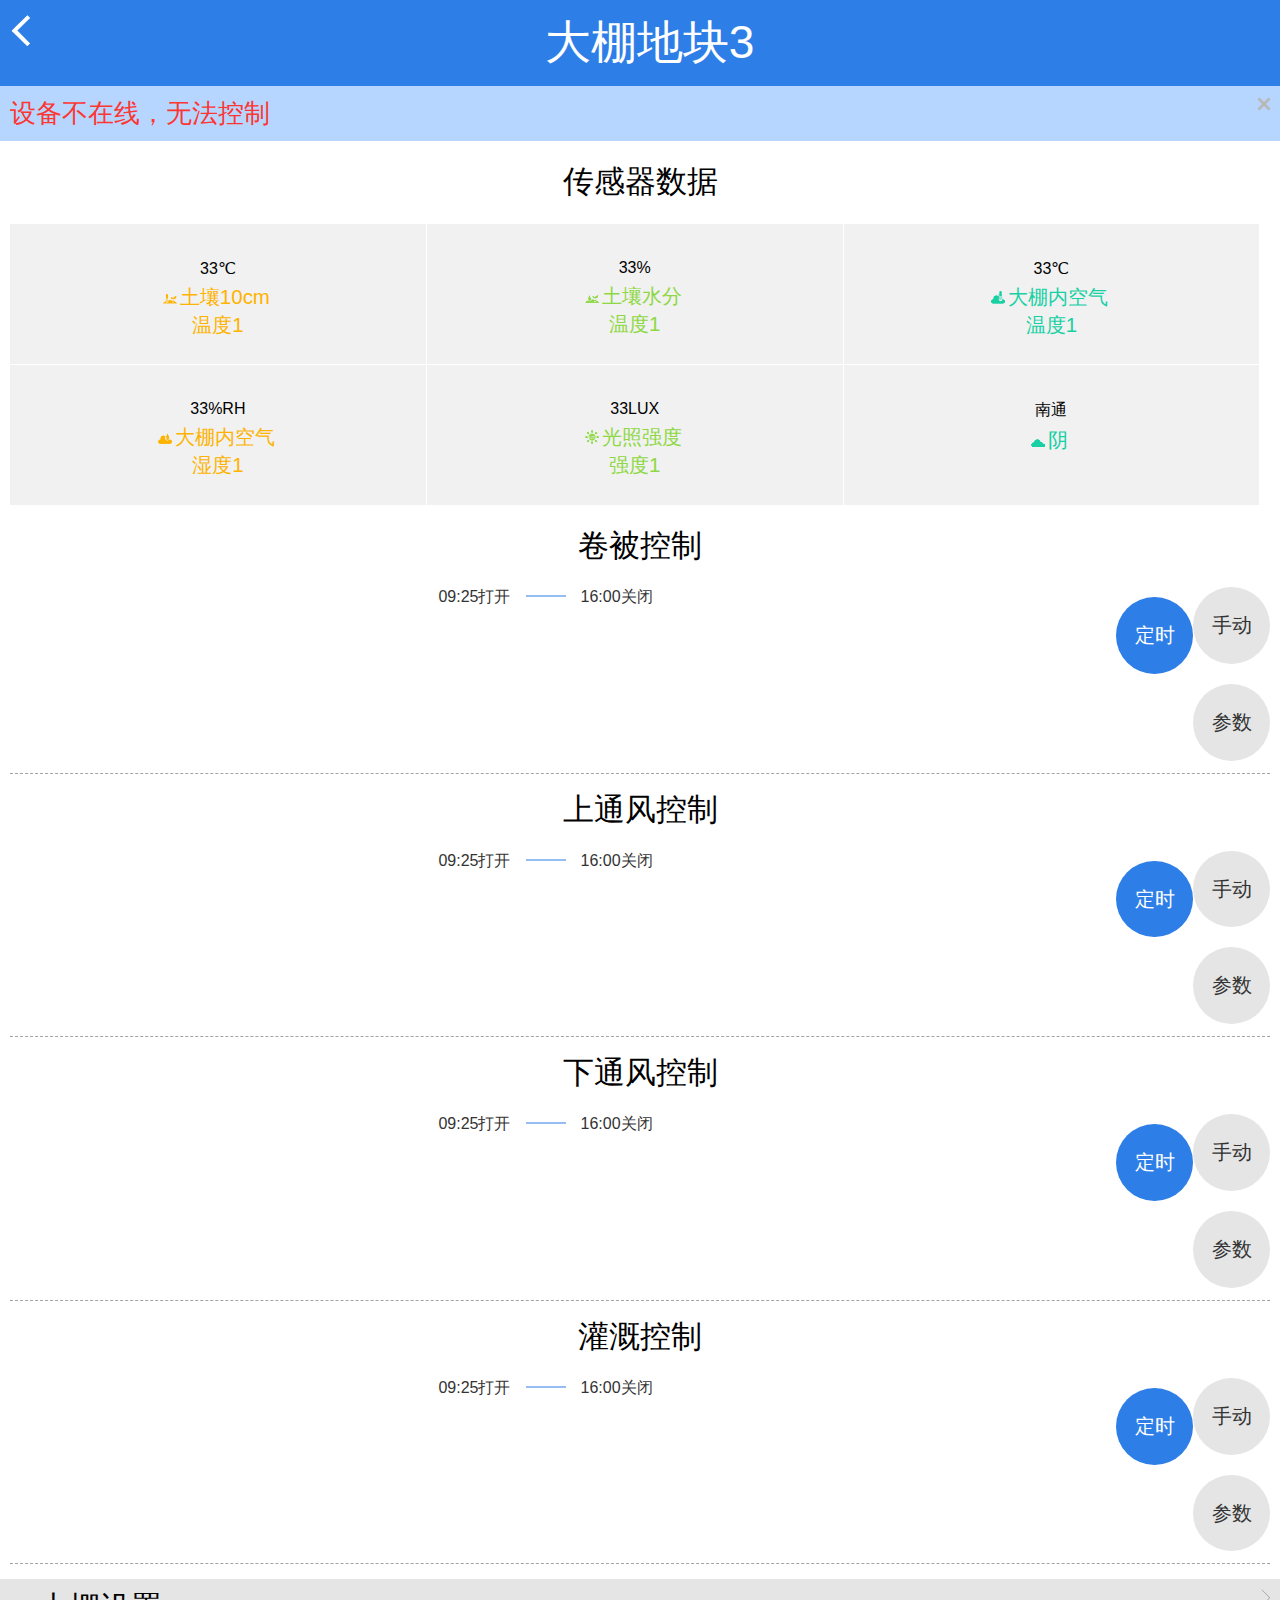
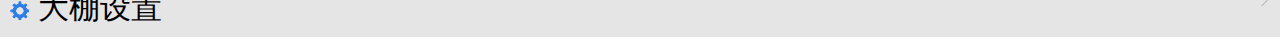
<file: greenhouse/timing.html>
<!DOCTYPE html>
<html lang="en">
<head>
    <meta charset="UTF-8">
    <title>大棚地块</title>
    <meta name="viewport" content="width=device-width, initial-scale=1.0, minimum-scale=1.0, maximum-scale=1.0, user-scalable=no">
    <meta http-equiv="Content-Type" content="text/html; charset=utf-8" />
    <meta content="application/xhtml+xml;charset=UTF-8" http-equiv="Content-Type" />
    <meta name="apple-mobile-web-app-capable" content="yes" />
    <meta name="apple-mobile-web-app-status-bar-style" content="black-translucent" />
    <meta name="format-detection" content="telephone=no">
    <link rel="stylesheet" href="css/base.css">
    <link rel="stylesheet" href="css/greenhouse.css">
</head>
<body>
<div class="title">
    <img src="images/arrow_left.png" alt="" class="fl">
    大棚地块3
</div>
<div class="header">
    设备不在线，无法控制
    <span class="fr"></span>
</div>
<div class="content">
    <div class="first">
        <div class="content-title">
            传感器数据
        </div>
        <ul>
            <li>
                <div class="data">
                    <div class="top">
                        33℃
                    </div>
                    <div class="bottom col1">
                        <span><img src="images/soil1.png" alt="">土壤10cm</span>
                        <span>温度1</span>
                    </div>
                </div>
            </li>
            <li>
                <div class="data">
                    <div class="top">
                        33%
                    </div>
                    <div class="bottom col2">
                        <span><img src="images/soil2.png" alt="">土壤水分</span>
                        <span>温度1</span>
                    </div>
                </div>
            </li>
            <li>
                <div class="data">
                    <div class="top">
                        33℃
                    </div>
                    <div class="bottom col3">
                        <span><img src="images/atmosphere1.png" alt="">大棚内空气</span>
                        <span>温度1</span>
                    </div>
                </div>
            </li>
            <li>
                <div class="data">
                    <div class="top">
                        33%RH
                    </div>
                    <div class="bottom col1">
                        <span><img src="images/atmosphere2.png" alt="">大棚内空气</span>
                        <span>湿度1</span>
                    </div>
                </div>
            </li>
            <li>
                <div class="data">
                    <div class="top">
                        33LUX
                    </div>
                    <div class="bottom col2">
                        <span><img src="images/sunshine1.png" alt="">光照强度</span>
                        <span>强度1</span>
                    </div>
                </div>
            </li>
            <li>
                <div class="data">
                    <div class="top">
                        南通
                    </div>
                    <div class="bottom col3">
                        <span><img src="images/weather.png" alt="">阴</span>
                    </div>
                </div>
            </li>
        </ul>
    </div>
    <div class="second">
        <div class="content-title">
            卷被控制
        </div>
        <div class="left fl">
            <p class="timing">09:25打开<span></span>16:00关闭</p>
        </div>
        <div class="right fr">
            <div class="manual">手动</div>
            <div class="timing active">定时</div>
            <div class="parameter">参数</div>
        </div>
    </div>
    <div class="second">
        <div class="content-title">
            上通风控制
        </div>
        <div class="left fl">
            <p class="timing">09:25打开<span></span>16:00关闭</p>
        </div>
        <div class="right fr">
            <div class="manual">手动</div>
            <div class="timing active">定时</div>
            <div class="parameter">参数</div>
        </div>
    </div>
    <div class="second">
        <div class="content-title">
            下通风控制
        </div>
        <div class="left fl">
            <p class="timing">09:25打开<span></span>16:00关闭</p>
        </div>
        <div class="right fr">
            <div class="manual">手动</div>
            <div class="timing active">定时</div>
            <div class="parameter">参数</div>
        </div>
    </div>
    <div class="second">
        <div class="content-title">
            灌溉控制
        </div>
        <div class="left fl">
            <p class="timing">09:25打开<span></span>16:00关闭</p>
        </div>
        <div class="right fr">
            <div class="manual">手动</div>
            <div class="timing active">定时</div>
            <div class="parameter">参数</div>
        </div>
    </div>
</div>
<div class="last-bottom">
    <img src="images/setting.png" alt="">
    大棚设置
    <img src="images/arrow_right.png" alt="" class="fr">
</div>
<script src="js/jquery.min.js"></script>
<script>
</script>
</body>
</html>
</file>
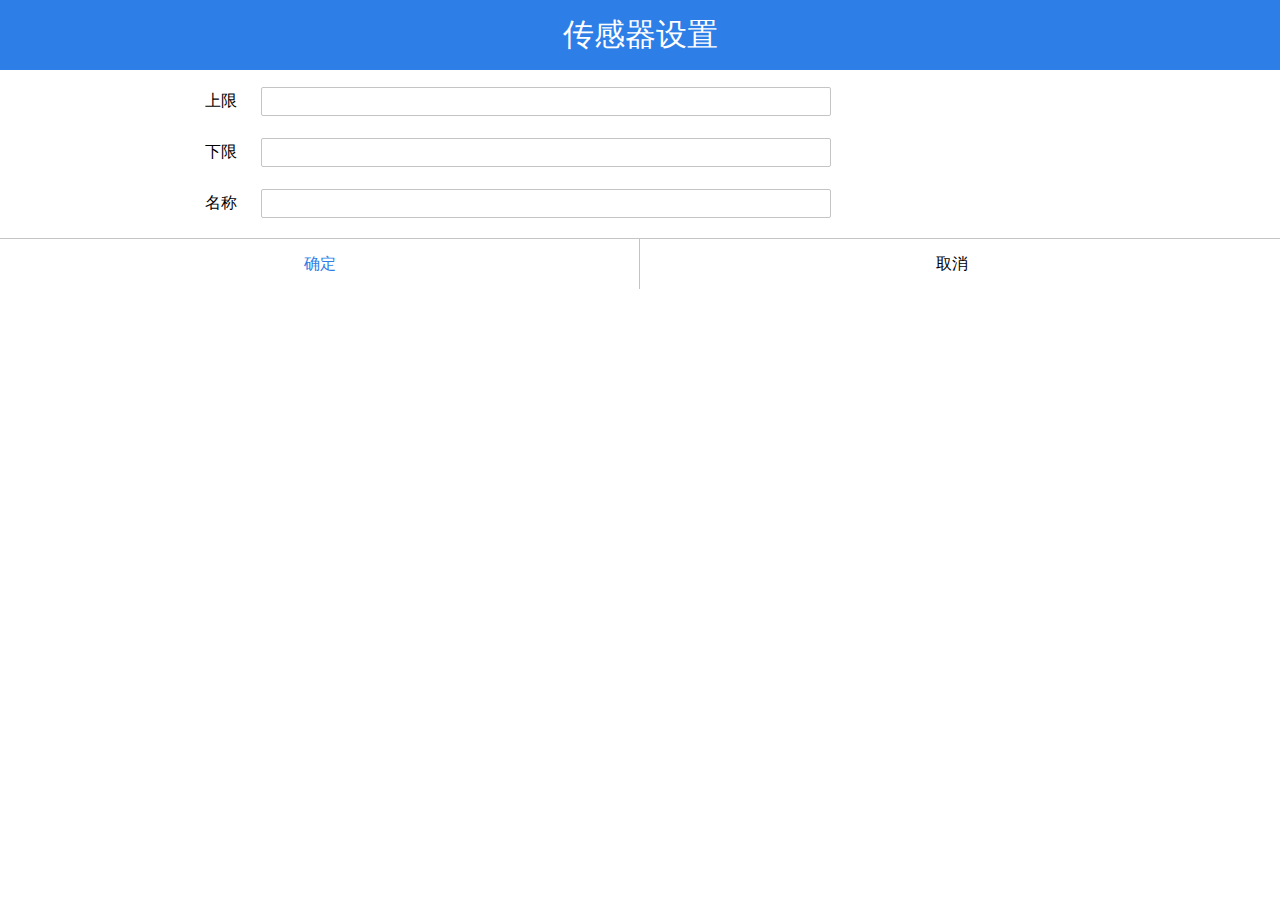
<file: greenhouse/dialogbox/dialog-data.html>
<!DOCTYPE html>
<html lang="en">
<head>
    <meta charset="UTF-8">
    <title>Title</title>
    <link rel="stylesheet" href="../css/base.css">
    <link rel="stylesheet" href="../css/dialog-box.css">
</head>
<body>
<div class="dialog-title">
    传感器设置
</div>

<div class="dialog-content">
    <div>
        <span>上限</span>
        <input type="number">
    </div>
    <div>
        <span>下限</span>
        <input type="number">
    </div>
    <div>
        <span>名称</span>
        <input type="text">
    </div>
</div>
<div class="dialog-bottom">
    <button class="sure">确定</button>
    <button class="cancel">取消</button>
</div>
<script src="../js/jquery.min.js"></script>
<script src="../js/fancybox/jquery.fancybox.js"></script>
<script>
    $(".cancel").click(function(){
        parent.$.fancybox.close();
    })
    $(function () {
        $(".fancybox-overlay",window.parent.document).on("click",function () {
            $(".prompt",window.parent.document).css("display","none");
        });
        $(".sure").on("click",function () {
            var i = 0;
            $(".fancybox-wrap",window.parent.document).css("display","none");
            $(".prompt",window.parent.document).css("display","block");
            setInterval(function () {
                i++;
                if(i >= 3){
                    $(".fancybox-overlay",window.parent.document).css("display","none");
                    $(".prompt",window.parent.document).css("display","none");
                }
            },1000)
        })
    })

</script>
</body>
</html>
</file>
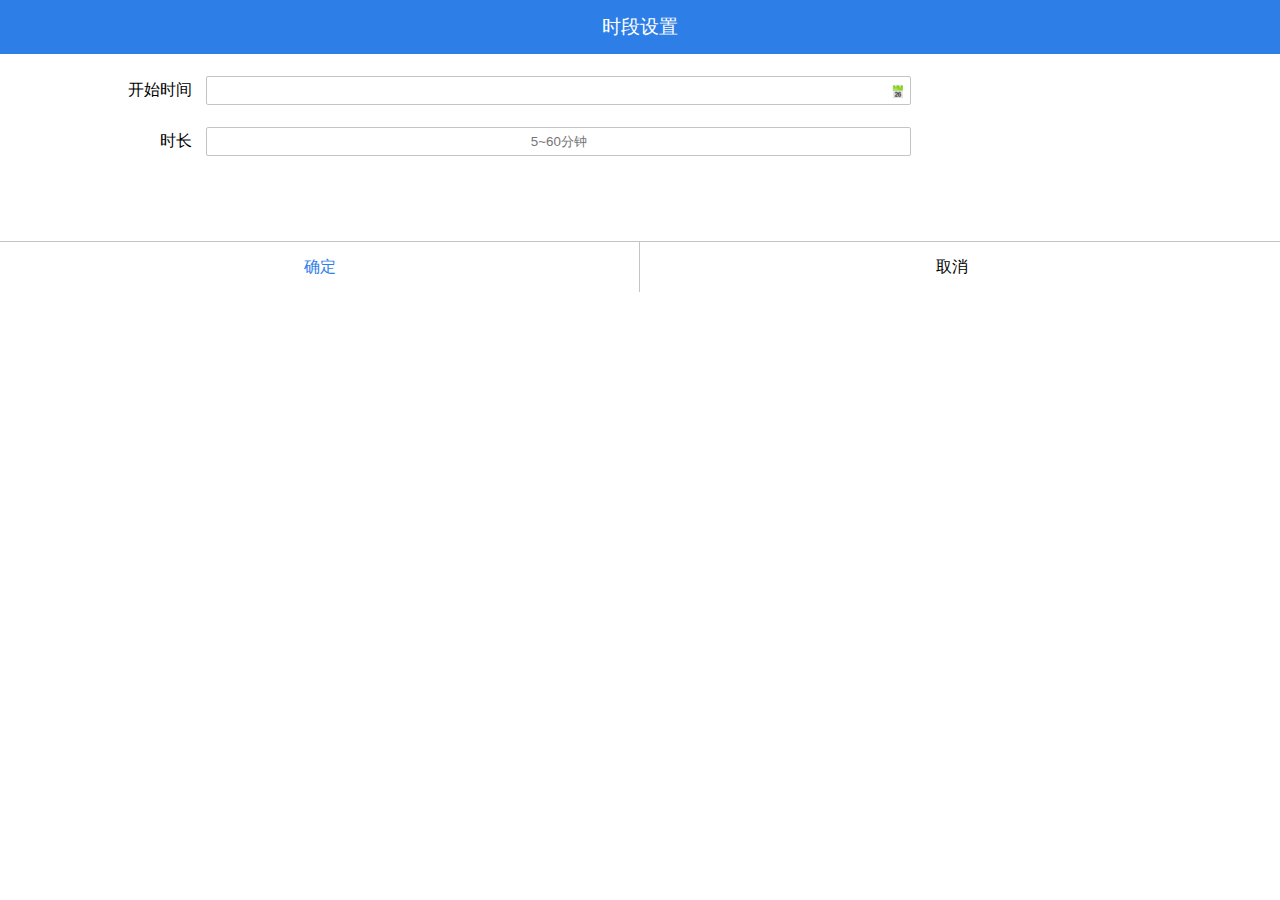
<file: greenhouse/dialogbox/dialog-irrigate.html>
<!DOCTYPE html>
<html lang="en">
<head>
    <meta http-equiv="content-type" content="text/html; charset=UTF-8">
    <meta charset="utf-8">
    <meta name="viewport" content="width=device-width, initial-scale=1, maximum-scale=1, user-scalable=0">
    <title></title>
    <link rel="stylesheet" href="../css/dialog-box.css">
    <script src="../js/jquery.min.js"></script>
    <script src="../js/datetime/mobiscroll_002.js"></script>
    <script src="../js/datetime/mobiscroll_004.js"></script>
    <link rel="stylesheet" href="../js/datetime/mobiscroll_002.css"  >
    <link rel="stylesheet" href="../js/datetime/mobiscroll.css"  >
    <script src="../js/datetime/mobiscroll.js" ></script>
    <script src="../js/datetime/mobiscroll_003.js"></script>
    <script src="../js/datetime/mobiscroll_005.js" ></script>
    <link rel="stylesheet" href="../js/datetime/mobiscroll_003.css" >
    <link rel="stylesheet" href="../css/dialog-box.css">
</head>
<body>
<div class="dialog-title">
    时段设置
</div>
<div class="dialog-content setting" style="padding:20px 0 65px 0">
    <div >
        <label for="appTime"><span>开始时间</span></label>
        <input value="" class="" readonly="readonly" name="appTime" id="appTime" type="text">
    </div>
    <div>
        <span style="margin-left:32px;">时长</span>
        <input type="text" placeholder="5~60分钟" style="background:none;">
    </div>
</div>

<div class="dialog-bottom">
    <button class="sure">确定</button>
    <button class="cancel">取消</button>
</div>

<script src="../js/fancybox/jquery.fancybox.js"></script>
<script src="../js/datetime.js"></script>
<script>
    $(".cancel").click(function(){
        parent.$.fancybox.close();
    })
</script>
</body>
</html>
</file>
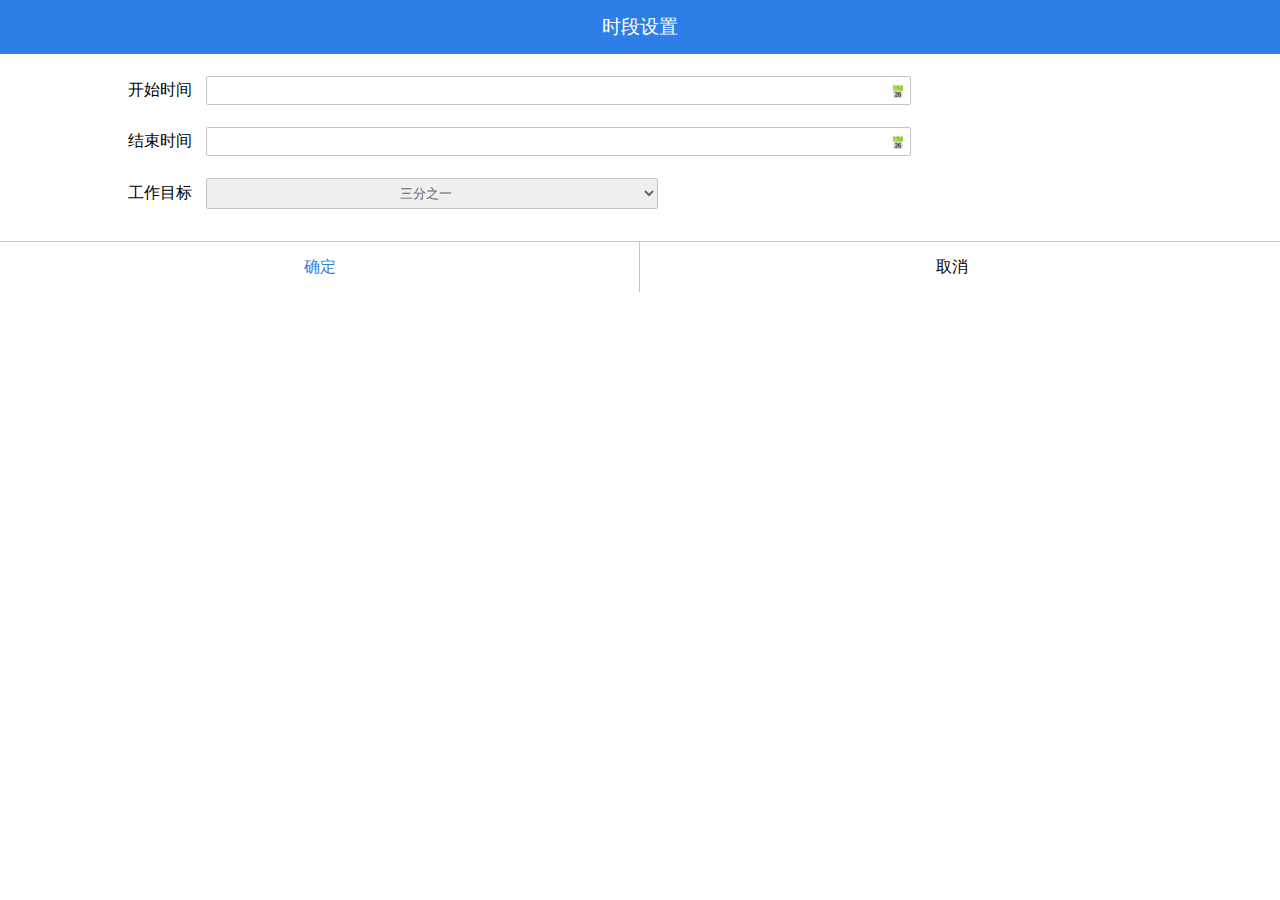
<file: greenhouse/dialogbox/dialog-Lowventilation.html>
<!DOCTYPE html>
<html lang="en">
<head>
    <meta http-equiv="content-type" content="text/html; charset=UTF-8">
    <meta charset="utf-8">
    <meta name="viewport" content="width=device-width, initial-scale=1, maximum-scale=1, user-scalable=0">
    <title></title>
    <link rel="stylesheet" href="../css/dialog-box.css">
    <script src="../js/jquery.min.js"></script>
    <script src="../js/datetime/mobiscroll_002.js"></script>
    <script src="../js/datetime/mobiscroll_004.js"></script>
    <link rel="stylesheet" href="../js/datetime/mobiscroll_002.css"  >
    <link rel="stylesheet" href="../js/datetime/mobiscroll.css"  >
    <script src="../js/datetime/mobiscroll.js" ></script>
    <script src="../js/datetime/mobiscroll_003.js"></script>
    <script src="../js/datetime/mobiscroll_005.js" ></script>
    <link rel="stylesheet" href="../js/datetime/mobiscroll_003.css" >
    <link rel="stylesheet" href="../css/dialog-box.css">
</head>
<body>
<div class="dialog-title">
    时段设置
</div>
<div class="dialog-content setting">
    <div>
        <label for="appTime"><span>开始时间</span></label>
        <input value="" class="" readonly="readonly" name="appTime" id="appTime" type="text">
    </div>
    <div>
        <label for="appTime1"><span>结束时间</span></label>
        <input value="" class="" readonly="readonly" name="appTime" id="appTime1" type="text">
    </div>
    <div>
        <span>工作目标</span>
        <select style="text-align:center;">
            <option selected="selected">三分之一</option>
            <option>三分之二</option>
            <option>百分之百</option>
        </select>
    </div>
</div>
<div class="dialog-bottom">
    <button class="sure">确定</button>
    <button class="cancel">取消</button>
</div>
<script src="../js/fancybox/jquery.fancybox.js"></script>
<script src="../js/datetime.js"></script>
<script>
    $(".cancel").click(function(){
        parent.$.fancybox.close();
    })
</script>
</body>
</html>
</file>
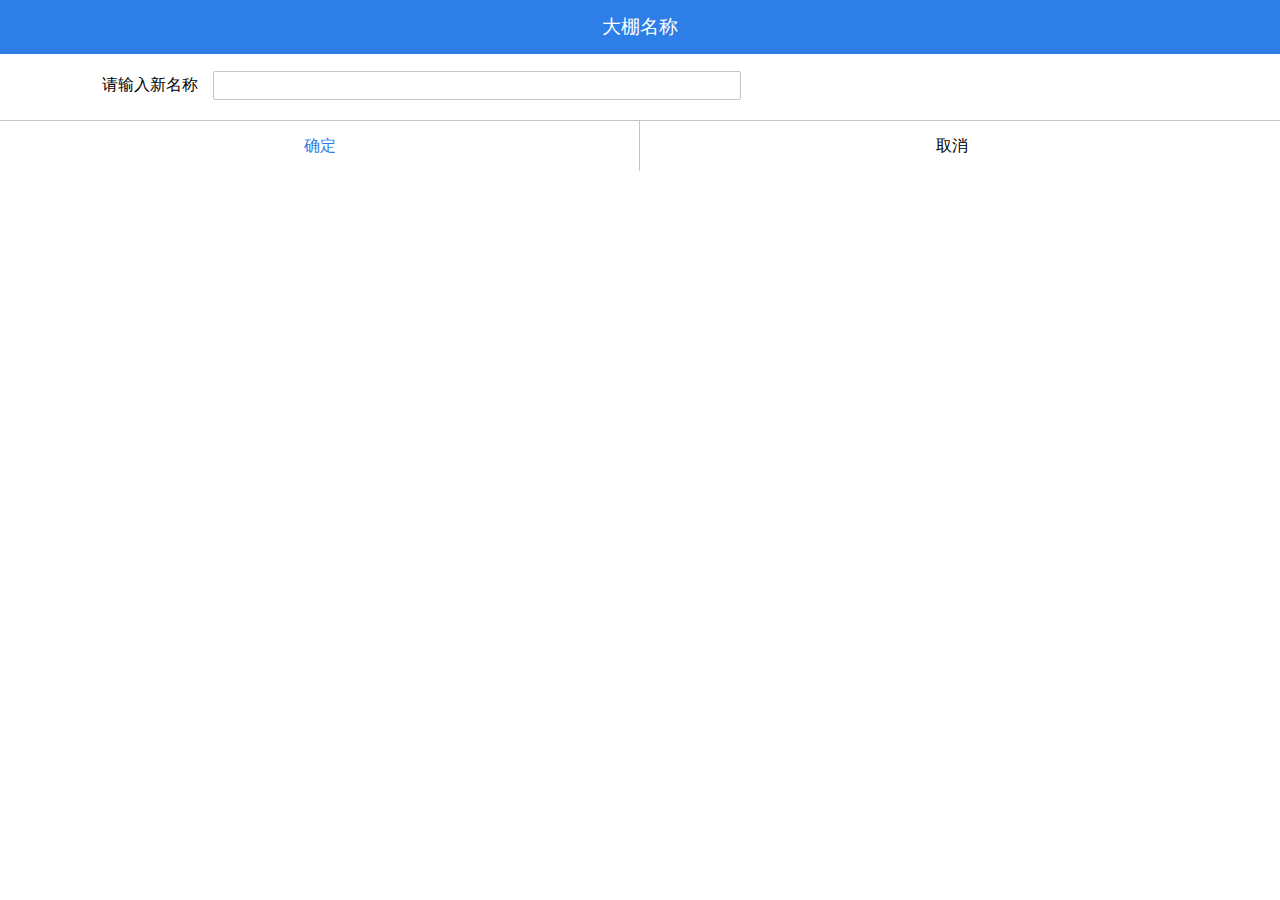
<file: greenhouse/dialogbox/dialog-name.html>
<!DOCTYPE html>
<html lang="en">
<head>
    <meta charset="UTF-8">
    <title>Title</title>
    <link rel="stylesheet" href="../css/dialog-box.css">
</head>
<body>
<div class="dialog-title">
    大棚名称
</div>
<div class="dialog-content add-name">
    <div>
        <span>请输入新名称</span>
        <input type="text">
    </div>
</div>
<div class="dialog-bottom">
    <button class="sure">确定</button>
    <button class="cancel">取消</button>
</div>
<script src="../js/jquery.min.js"></script>
<script src="../js/fancybox/jquery.fancybox.js"></script>
<script>
    $(".cancel").click(function(){
        parent.$.fancybox.close();
    })
</script>
</body>
</html>
</file>
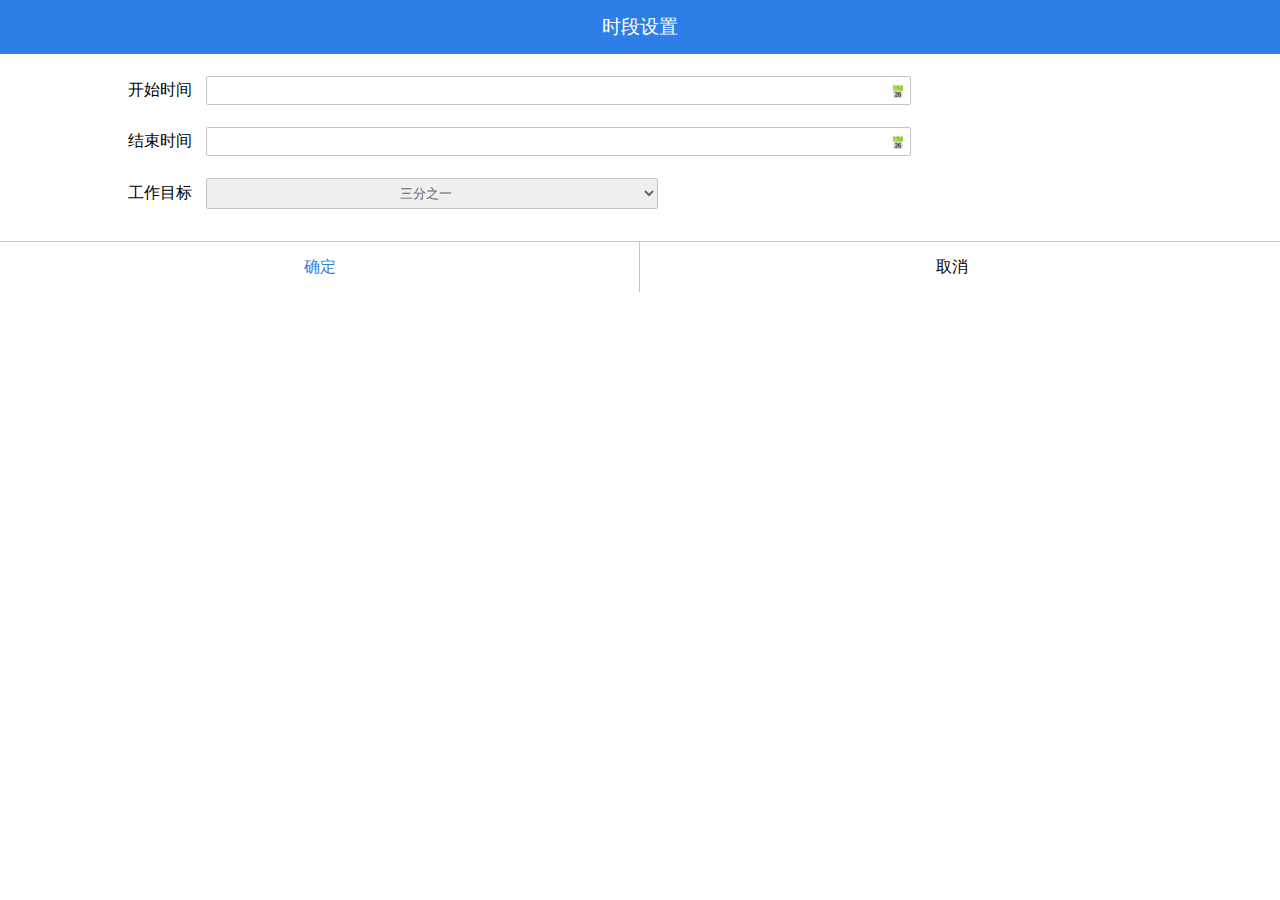
<file: greenhouse/dialogbox/dialog-Upventilation.html>
<!DOCTYPE html>
<html lang="en">
<head>
    <meta http-equiv="content-type" content="text/html; charset=UTF-8">
    <meta charset="utf-8">
    <meta name="viewport" content="width=device-width, initial-scale=1, maximum-scale=1, user-scalable=0">
    <title></title>
    <link rel="stylesheet" href="../css/dialog-box.css">
    <script src="../js/jquery.min.js"></script>
    <script src="../js/datetime/mobiscroll_002.js"></script>
    <script src="../js/datetime/mobiscroll_004.js"></script>
    <link rel="stylesheet" href="../js/datetime/mobiscroll_002.css"  >
    <link rel="stylesheet" href="../js/datetime/mobiscroll.css"  >
    <script src="../js/datetime/mobiscroll.js" ></script>
    <script src="../js/datetime/mobiscroll_003.js"></script>
    <script src="../js/datetime/mobiscroll_005.js" ></script>
    <link rel="stylesheet" href="../js/datetime/mobiscroll_003.css" >
    <link rel="stylesheet" href="../css/dialog-box.css">
</head>
<body>
<div class="dialog-title">
    时段设置
</div>
<div class="dialog-content setting">
    <div>
        <label for="appTime"><span>开始时间</span></label>
        <input value="" class="" readonly="readonly" name="appTime" id="appTime" type="text">
    </div>
    <div>
        <label for="appTime1"><span>结束时间</span></label>
        <input value="" class="" readonly="readonly" name="appTime1" id="appTime1" type="text">
    </div>
    <div>
        <span>工作目标</span>
        <select>
            <option>三分之一</option>
            <option>三分之二</option>
            <option>百分之百</option>
        </select>
    </div>
</div>
<div class="dialog-bottom">
    <button class="sure">确定</button>
    <button class="cancel">取消</button>
</div>
<script src="../js/fancybox/jquery.fancybox.js"></script>
<script src="../js/datetime.js"></script>
<script>
    $(".cancel").click(function(){
        parent.$.fancybox.close();
    })
</script>
</body>
</html>
</file>
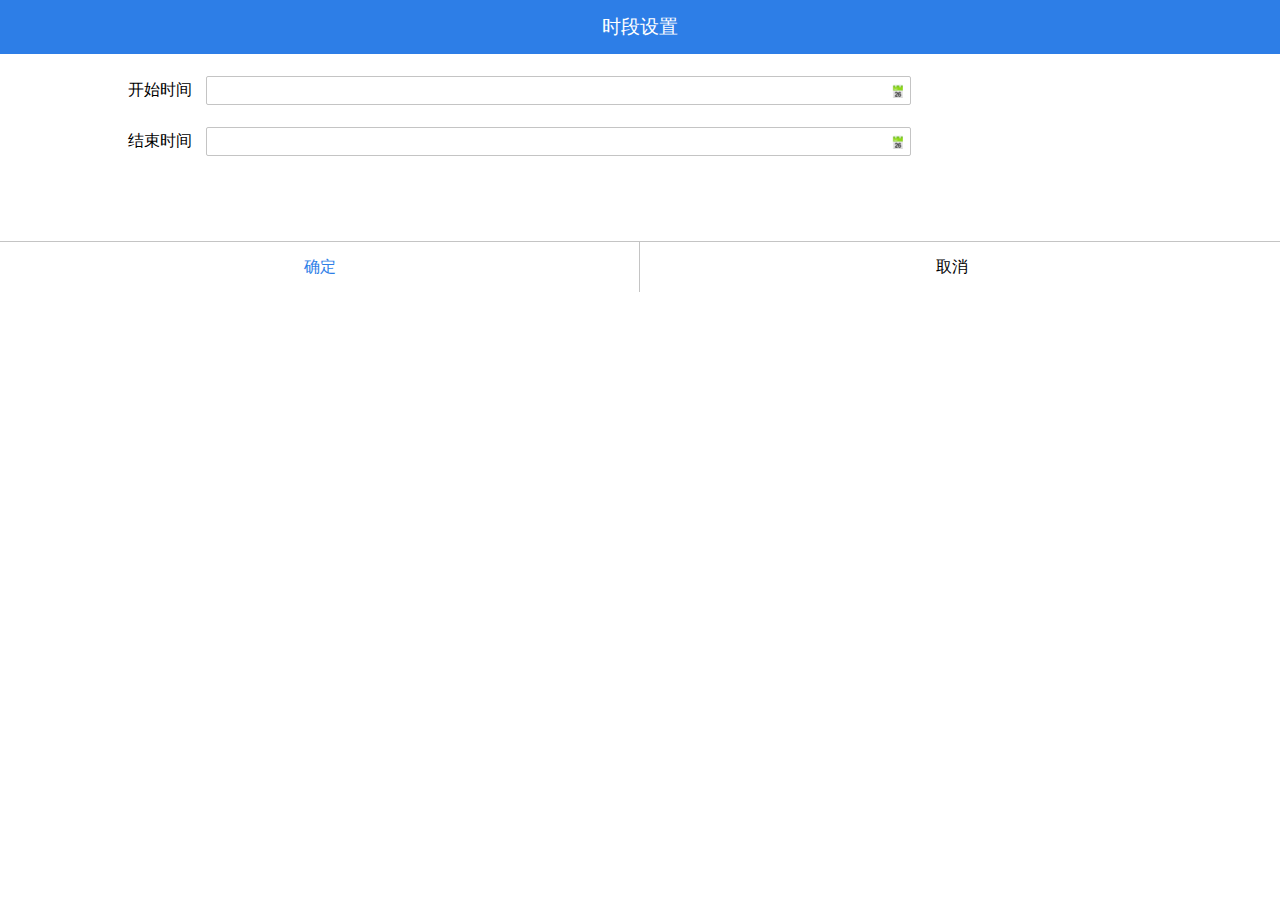
<file: greenhouse/dialogbox/dialog-volume.html>
<!DOCTYPE html>
<html lang="en">
<head>
    <meta http-equiv="content-type" content="text/html; charset=UTF-8">
    <meta charset="utf-8">
    <meta name="viewport" content="width=device-width, initial-scale=1, maximum-scale=1, user-scalable=0">
    <title></title>
    <link rel="stylesheet" href="../css/dialog-box.css">
    <script src="../js/jquery.min.js"></script>
    <script src="../js/datetime/mobiscroll_002.js"></script>
    <script src="../js/datetime/mobiscroll_004.js"></script>
    <link rel="stylesheet" href="../js/datetime/mobiscroll_002.css"  >
    <link rel="stylesheet" href="../js/datetime/mobiscroll.css"  >
    <script src="../js/datetime/mobiscroll.js" ></script>
    <script src="../js/datetime/mobiscroll_003.js"></script>
    <script src="../js/datetime/mobiscroll_005.js" ></script>
    <link rel="stylesheet" href="../js/datetime/mobiscroll_003.css" >
    <link rel="stylesheet" href="../css/dialog-box.css">
</head>
<body>
<div class="dialog-title">
    时段设置
</div>
<div class="dialog-content setting" style="padding:20px 0 65px 0">
    <div>
        <label for="appTime"><span>开始时间</span></label>
        <input value="" class="" readonly="readonly" name="appTime" id="appTime" type="text">
    </div>
    <div>
        <label for="appTime1"><span>结束时间</span></label>
        <input value="" class="" readonly="readonly" name="appTime" id="appTime1" type="text">
    </div>
</div>
<div class="dialog-bottom">
    <button class="sure">确定</button>
    <button class="cancel">取消</button>
</div>
<script src="../js/fancybox/jquery.fancybox.js"></script>
<script src="../js/datetime.js"></script>
<script>
    $(".cancel").click(function(){
        parent.$.fancybox.close();
    })
</script>
</body>
</html>
</file>
<file: css/queries.css>
/* 320px (iPhone) */
@media screen and (max-width:320px) {
}
/* 480px (WVGA - Low End Windows Phone) */
@media screen and (max-width:480px) {
	.wrapper { background: #f3f5f8; height: 640px; }
	.iphone { display: none; }
	.fluid-white { display: none; }
	.wp2, .wp4, .wp5, .light-box { margin-bottom: 30px; }
	.legals { text-align: center; margin: 0; padding: 0; }
	.credit { text-align: center; }
}
/* xGA iPad */
@media screen and (max-width:1024px) {
	.wp3 { background-position: 50px 0; }
	.swag { background-attachment: scroll; }
	.subscribe { background-attachment: scroll; }
}
/* 1200px (Small Desktop, Netbook) */
@media screen and (max-width:1280px) {
	.wp3 { background-position: 50px 0; }
}
/* Bootstrap 990px Breakpoint to 480px */
@media screen and (min-width:480px) and (max-width:991px) {
	.iphone { display: none; }
	.fluid-white { display: none; }
	.wrapper { background: #f3f5f8; height: 540px; }
	.wp2, .wp4, .wp5, .light-box { margin-bottom: 30px; }
	.legals { text-align: center; margin: 0; padding: 0; }
	.credit { text-align: center; }
}
</file>
<file: greenhouse/css/base.css>
*{
    padding:0;
    margin:0;
    -webkit-box-sizing: border-box;
    box-sizing: border-box;
    -webkit-user-select: none;
    -webkit-tap-highlight-color: transparent;
    outline: none;
}
@media only screen and (min-width: 480px) {
    html {
        font-size: 25.6px !important;
    }
}
i.em{
    font-style: normal;
}
h1,h2,h3,h4,h5,h6{
    font-weight: normal;
}
a{
    text-decoration:none;
}
ul,li{
    list-style: none;
    float: left;
}
.fl{
    float: left;
}
.fr{
    float: right;
}
html,body{
    font:16px "微软雅黑","宋体","Arial Narrow",HELVETICA;
}
.title{
    font-size: 1.8rem;
    color: white;
    text-align: center;
    background-color: #2d7ee7;
    padding: 12px 0 12px 0;
}
.title img{
    position: relative;
    left: 11px;
    top: 3px;
}
.title img.setting{
    position: relative;
    left: -9px;
    top: 4px;
}
.title .btn{
    font-size:1rem;
    color:#fff;
    font-family: "微软雅黑";
    padding:12px 10px 12px 0;
}
.btn{
    border:none;
    background:none;
    outline:none;
}
.fancybox-close{
    display: none;
}
.fancybox-inner{
    overflow: hidden !important;
}
/*提示弹窗样式*/
.obstacle{
    position: relative;
    width: 100%;
}
.prompt{
    position: absolute;
    top: 20%;
    left: 20%;
    width: 60%;
    margin: 0 auto;
    height: 50px;
    line-height: 50px;
    color: #ffffff;
    font-size: 1.2rem;
    background-color: rgba(50,50,50,0.8);
    border-radius: 8px;
    text-align: center;
    display: none;
    z-index: 9999;
}
</file>
<file: greenhouse/js/datetime/mobiscroll_002.css>
/* Datewheel overlay */
.dw {
    position: absolute;
    top: 5%;
    left: 0;
    z-index: 1001;
    color: #000;
    font-family: arial, verdana, sans-serif;
    font-size: 12px;
    text-shadow: none;
    box-sizing: border-box;
    -webkit-box-sizing: border-box;
    -moz-box-sizing: border-box;
    -webkit-user-select: none;
    -moz-user-select: none;
    -ms-user-select: none;
    -ms-touch-action: none;
    -webkit-tap-highlight-color: rgba(0, 0, 0, 0);
}
.dwi {
    position: static;
    margin: 5px;
    display: inline-block;
}
.dwwr {
    min-width: 170px;
    zoom: 1;
    padding: 0 10px;
    text-align: center;
}
/* Datewheel overlay background */
.dw-persp, .dwo {
    width: 100%;
    height: 100%;
    position: absolute;
    top: 0;
    left: 0;
    z-index: 1001;
}
.dwo {
    background: #000;
    opacity: .7;
    filter: Alpha(Opacity=70);
}
/* Bubble positionings */
.dw-bubble .dw {
    margin: 20px 0;
}
.dw-bubble .dw-arrw {
    position: absolute;
    left: 0;
    width: 100%;
}
.dw-bubble-top .dw-arrw {
    bottom: -36px;
}
.dw-bubble-bottom .dw-arrw {
    top: -36px;
}
.dw-bubble .dw-arrw-i {
    margin: 0 30px;
    position: relative;
    height: 36px;
}
.dw-bubble .dw-arr {
    display: block;
}
.dw-arr {
    display: none;
    position: absolute;
    left: 0;
    width: 0;
    height: 0;
    border-width: 18px 18px;
    border-style: solid;
    margin-left: -18px;
}
.dw-bubble-bottom .dw-arr {
    top: 0;
    border-color: transparent transparent #fff transparent;
}
.dw-bubble-top .dw-arr {
    bottom: 0;
    border-color: #fff transparent transparent transparent;
}
/* Datewheel wheel container wrapper */
.dwc {
    float: none;
    margin: 0 2px 5px 2px;
    padding-top: 30px;
    display: inline-block;
}
.dwcc {
    clear: both;
}
/* Datewheel label */
.dwl {
    text-align: center;
    line-height: 30px;
    height: 30px;
    white-space: nowrap;
    position: absolute;
    top: -30px;
    width: 100%;
}
/* Datewheel value */
.dwv {
    padding: 10px 0;
    border-bottom: 1px solid #000;
}
/* Datewheel wheel container */
.dwrc {
    -webkit-border-radius: 3px;
    border-radius: 3px;
}
.dwwc {
    margin: 0;
    padding: 0 2px;
    position: relative;
    background: #000;
    zoom: 1;
}
/* Datewheel wheels */
.dwwl {
    margin: 4px 2px;
    position: relative;
    z-index: 5;
}
.dww {
    margin: 0 2px;
    overflow: hidden;
    position: relative;
}
.dwsc .dwwl {
    background: #888;
    background: linear-gradient(#000 0%,#333 35%, #888 50%,#333 65%,#000 100%);
    background: -webkit-gradient(linear,left bottom,left top,from(#000),color-stop(0.35, #333),color-stop(0.50, #888),color-stop(0.65, #333),to(#000));
    background: -moz-linear-gradient(#000 0%,#333 35%, #888 50%,#333 65%,#000 100%);
    background: -o-linear-gradient(#000 0%,#333 35%, #888 50%,#333 65%,#000 100%);
}
.dwsc .dww {
    color: #fff;
    background: #444;
    background: linear-gradient(#000 0%,#444 45%, #444 55%, #000 100%);
    background: -webkit-gradient(linear,left bottom,left top,from(#000),color-stop(0.45, #444),color-stop(0.55, #444),to(#000));
    background: -moz-linear-gradient(#000 0%,#444 45%, #444 55%, #000 100%);
    background: -o-linear-gradient(#000 0%,#444 45%, #444 55%, #000 100%);
}
.dw-bf {
    -webkit-perspective: 1000;
    -webkit-backface-visibility: hidden;
}
.dw-ul {
    position: relative;
    z-index: 2;
}
.dw-li {
    padding: 0 5px;
    display: block;
    text-align: center;
    line-height: 40px;
    font-size: 26px;
    white-space: nowrap;
    text-shadow: 0 1px 1px #000;
    vertical-align: bottom;
    opacity: .3;
    filter: Alpha(Opacity=30);
}
/* Higlighted */
.dw-li.dw-hl {
    background: #fff;
    background: rgba(255,255,255,.3);
}
/* Valid entry */
.dw-li.dw-v {
    opacity: 1;
    filter: Alpha(Opacity=100);
}
/* Hidden entry */
.dw-li.dw-h {
    visibility: hidden;
}
.dw-i {
    position: relative;
    height: 100%;
}
/* Wheel +/- buttons */
.dwwb {
    position: absolute;
    z-index: 4;
    left: 0;
    cursor: pointer;
    width: 100%;
    height: 40px;
    text-align: center;
    opacity: 1;
    transition: opacity .2s linear;
    -webkit-transition: opacity .2s linear;
}
.dwa .dwwb {
    opacity: 0;
}
.dwwbp {
    top: 0;
    -webkit-border-radius: 3px 3px 0 0;
    border-radius: 3px 3px 0 0;
    font-size: 40px;
}
.dwwbm {
    bottom: 0;
    -webkit-border-radius: 0 0 3px 3px;
    border-radius: 0 0 3px 3px;
    font-size: 32px;
    font-weight: bold;
}
.dwpm .dwwc {
    background: transparent;
}
.dwpm .dww {
    margin: 0;
}
.dwpm .dw-li {
    text-shadow: none;
}
.dwpm .dwwol {
    display: none;
}
/* Datewheel wheel overlay */
.dwwo {
    position: absolute;
    z-index: 3;
    top: 0;
    left: 0;
    width: 100%;
    height: 100%;
    background: linear-gradient(#000 0%,rgba(44,44,44,0) 52%, rgba(44,44,44,0) 48%, #000 100%);
    background: -webkit-gradient(linear,left bottom,left top,from(#000),color-stop(0.52, rgba(44,44,44,0)),color-stop(0.48, rgba(44,44,44,0)),to(#000));
    background: -moz-linear-gradient(#000 0%,rgba(44,44,44,0) 52%, rgba(44,44,44,0) 48%, #000 100%);
    background: -o-linear-gradient(#000 0%,rgba(44,44,44,0) 52%, rgba(44,44,44,0) 48%, #000 100%);
}
/* Background line */
.dwwol {
    position: absolute;
    z-index: 1;
    top: 50%;
    left: 0;
    width: 100%;
    height: 0;
    margin-top: -1px;
    border-top: 1px solid #333;
    border-bottom: 1px solid #555;
}
/* Datewheel button */
.dwbg .dwb {
    cursor: pointer;
    overflow: hidden;
    display: block;
    height: 40px;
    line-height: 40px;
    padding: 0 15px;
    margin: 0 2px;
    font-size: 14px;
    font-weight: bold;
    text-decoration: none;
    text-shadow: 0 -1px 1px #000;
    border-radius: 5px;
    box-shadow: 0 1px 3px rgba(0,0,0,0.5);
    color: #fff;
    background: #000;
    background: linear-gradient(#6e6e6e 50%,#000 50%);
    background: -webkit-gradient(linear,left bottom,left top,color-stop(0.5, #000),color-stop(0.5, #6e6e6e));
    background: -moz-linear-gradient(#6e6e6e 50%,#000 50%);
    background: -o-linear-gradient(#6e6e6e 50%,#000 50%);
    white-space: nowrap;
    text-overflow: ellipsis;
    -webkit-box-shadow: 0 1px 3px rgba(0,0,0,0.5);
    -webkit-border-radius: 5px;
}
/* Datewheel button container */
.dwbc {
    padding: 5px 0;
    text-align: center;
    clear: both;
}
.dwbc:after {
    content: '';
    display: block;
    clear: both;
}
/* Datewheel button wrapper */
.dwbw {
    display: inline-block;
    float: left;
    width: 50%;
    position: relative;
    z-index: 5;
}
.dwbc-p .dwbw {
    width: 33.33%;
}
/* Hidden label */
.dwhl {
    padding-top: 10px;
}
.dwhl .dwl {
    display: none;
}
/* Multiple selection */
.dwms .dwwms .dw-li {
    padding: 0 40px;
    position: relative;
}
.dwms .dw-msel:after {
    width: 40px;
    text-align: center;
    position: absolute;
    top: 0;
    left: 0;
    content: '✔';
}
/* Backgrounds */
.dwbg {
    background: #fff;
    border-radius: 3px;
    -webkit-border-radius: 3px;
}
.dwbg .dwpm .dwwl {
    border: 1px solid #aaa;
}
.dwbg .dwpm .dww {
    color: #000;
    background: #fff;
    -webkit-border-radius: 3px;
}
.dwbg .dwwb {
    background: #ccc;
    color: #888;
    text-shadow: 0 -1px 1px #333;
    box-shadow: 0 0 5px #333;
    -webkit-box-shadow: 0 0 5px #333;
}
.dwbg .dwwbp {
    background: linear-gradient(#f7f7f7,#bdbdbd);
    background: -webkit-gradient(linear,left bottom,left top,from(#bdbdbd),to(#f7f7f7));
    background: -moz-linear-gradient(#f7f7f7,#bdbdbd);
    background: -o-linear-gradient(#f7f7f7,#bdbdbd);
}
.dwbg .dwwbm {
    background: linear-gradient(#bdbdbd,#f7f7f7);
    background: -webkit-gradient(linear,left bottom,left top,from(#f7f7f7),to(#bdbdbd));
    background: -moz-linear-gradient(#bdbdbd,#f7f7f7);
    background: -o-linear-gradient(#bdbdbd,#f7f7f7);
}
.dwbg .dwb-a {
    background: #3c7500;
    background: linear-gradient(#94c840 50%,#3c7500 50%);
    background: -webkit-gradient(linear,left bottom,left top,color-stop(0.5, #3c7500),color-stop(0.5, #94c840));
    background: -moz-linear-gradient(#94c840 50%,#3c7500 50%);
    background: -o-linear-gradient(#94c840 50%,#3c7500 50%);
}
.dwbg .dwwl .dwb-a {
    background: #3c7500;
    background: linear-gradient(#94c840,#3c7500);
    background: -webkit-gradient(linear,left bottom,left top,from(#3c7500),to(#94c840));
    background: -moz-linear-gradient(#94c840,#3c7500);
    background: -o-linear-gradient(#94c840,#3c7500);
}
</file>
<file: greenhouse/js/datetime/mobiscroll.css>
.dw-trans .dw-persp {
    overflow: hidden;
    perspective: 1000;
    -webkit-perspective: 1000;
    -moz-perspective: 1000;
}
.dw-trans .dwwb {
    -webkit-backface-visibility: hidden;
}
.dw-in {
    animation-timing-function: ease-out;
    animation-duration: 350ms;
    -webkit-animation-timing-function: ease-out;
    -webkit-animation-duration: 350ms;
    -moz-animation-timing-function: ease-out;
    -moz-animation-duration: 350ms;
}
.dw-out {
    animation-timing-function: ease-in;
    animation-duration: 350ms;
    -webkit-animation-timing-function: ease-in;
    -webkit-animation-duration: 350ms;
    -moz-animation-timing-function: ease-in;
    -moz-animation-duration: 350ms;
}
.dw-flip,
.dw-swing,
.dw-slidehorizontal,
.dw-slidevertical,
.dw-slidedown,
.dw-slideup,
.dw-fade {
    backface-visibility: hidden;
    transform: translateX(0);
    -webkit-backface-visibility: hidden;
    -webkit-transform: translateX(0);
    -moz-backface-visibility: hidden;
    -moz-transform: translateX(0);
}
.dw-swing,
.dw-slidehorizontal,
.dw-slidevertical,
.dw-slidedown,
.dw-slideup,
.dw-fade {
    transform-origin: 0 0;
    -webkit-transform-origin: 0 0;
    -moz-transform-origin: 0 0;
}
.dw-flip,
.dw-pop {
    transform-origin: 50% 50%;
    -webkit-transform-origin: 50% 50%;
    -moz-transform-origin: 50% 50%;
}
.dw-pop.dw-in {
    opacity: 1;
    transform: scale(1);
    animation-name: dw-p-in;
    -webkit-animation-name: dw-p-in;
    -webkit-transform: scale(1);
    -moz-animation-name: dw-p-in;
    -moz-transform: scale(1);
}
.dw-pop.dw-out {
    opacity: 0;
    animation-name: dw-p-out;
    -webkit-animation-name: dw-p-out;
    -moz-animation-name: dw-p-out;
}
.dw-flip.dw-in {
    opacity: 1;
    transform: scale(1);
    animation-name: dw-fl-in;
    -webkit-animation-name: dw-fl-in;
    -webkit-transform: scale(1);
    -moz-animation-name: dw-fl-in;
    -moz-transform: scale(1);
}
.dw-flip.dw-out {
    opacity: 0;
    animation-name: dw-fl-out;
    -webkit-animation-name: dw-fl-out;
    -moz-animation-name: dw-fl-out;
}
.dw-swing.dw-in {
    opacity: 1;
    transform: scale(1);
    animation-name: dw-sw-in;
    -webkit-animation-name: dw-sw-in;
    -webkit-transform: scale(1);
    -moz-animation-name: dw-sw-in;
    -moz-transform: scale(1);
}
.dw-swing.dw-out {
    opacity: 0;
    animation-name: dw-sw-out;
    -webkit-animation-name: dw-sw-out;
    -moz-animation-name: dw-sw-out;
}
.dw-slidehorizontal.dw-in {
    opacity: 1;
    transform: scale(1);
    animation-name: dw-sh-in;
    -webkit-animation-name: dw-sh-in;
    -webkit-transform: scale(1);
    -moz-animation-name: dw-sh-in;
    -moz-transform: scale(1);
}
.dw-slidehorizontal.dw-out {
    opacity: 0;
    animation-name: dw-sh-out;
    -webkit-animation-name: dw-sh-out;
    -moz-animation-name: dw-sh-out;
}
.dw-slidevertical.dw-in {
    opacity: 1;
    animation-name: dw-dw-sv-in;
    transform: scale(1);
    -webkit-animation-name: dw-dw-sv-in;
    -webkit-transform: scale(1);
    -moz-animation-name: dw-dw-sv-in;
    -moz-transform: scale(1);
}
.dw-slidevertical.dw-out {
    opacity: 0;
    animation-name: dw-sv-out;
    -webkit-animation-name: dw-sv-out;
    -moz-animation-name: dw-sv-out;
}
.dw-slidedown.dw-in {
    animation-name: dw-sd-in;
    transform: scale(1);
    -webkit-animation-name: dw-sd-in;
    -webkit-transform: scale(1);
    -moz-animation-name: dw-sd-in;
    -moz-transform: scale(1);
}
.dw-slidedown.dw-out {
    animation-name: dw-sd-out;
    -webkit-animation-name: dw-sd-out;
    -moz-animation-name: dw-sd-out;
}
.dw-slideup.dw-in {
    transform: scale(1);
    animation-name: dw-su-in;
    -webkit-animation-name: dw-su-in;
    -webkit-transform: scale(1);
    -moz-animation-name: dw-su-in;
    -moz-transform: scale(1);
}
.dw-slideup.dw-out {
    animation-name: dw-su-out;
    -webkit-animation-name: dw-su-out;
    -moz-animation-name: dw-su-out;
}
.dw-fade.dw-in {
    opacity: 1;
    animation-name: dw-f-in;
    -webkit-animation-name: dw-f-in;
    -moz-animation-name: dw-f-in;
}
.dw-fade.dw-out {
    opacity: 0;
    animation-name: dw-f-out;
    -webkit-animation-name: dw-f-out;
    -moz-animation-name: dw-f-out;
}
/* Fade in */
@keyframes dw-f-in {
    from {
        opacity: 0;
    }
    to {
        opacity: 1;
    }
}
@-webkit-keyframes dw-f-in {
    from {
        opacity: 0;
    }
    to {
        opacity: 1;
    }
}
@-moz-keyframes dw-f-in {
    from {
        opacity: 0;
    }
    to {
        opacity: 1;
    }
}
/* Fade out */
@keyframes dw-f-out {
    from {
        opacity: 1;
    }
    to {
        opacity: 0;
    }
}
@-webkit-keyframes dw-f-out {
    from {
        opacity: 1;
    }
    to {
        opacity: 0;
    }
}
@-moz-keyframes dw-f-out {
    from {
        opacity: 1;
    }
    to {
        opacity: 0;
    }
}
/* Pop in */
@keyframes dw-p-in {
    from {
        opacity: 0;
        transform: scale(0.8);
    }
    to {
        opacity: 1;
        transform: scale(1);
    }
}
@-webkit-keyframes dw-p-in {
    from {
        opacity: 0;
        -webkit-transform: scale(0.8);
    }
    to {
        opacity: 1;
        -webkit-transform: scale(1);
    }
}
@-moz-keyframes dw-p-in {
    from {
        opacity: 0;
        -moz-transform: scale(0.8);
    }
    to {
        opacity: 1;
        -moz-transform: scale(1);
    }
}
/* Pop out */
@keyframes dw-p-out {
    from {
        opacity: 1;
        transform: scale(1);
    }
    to {
        opacity: 0;
        transform: scale(0.8);
    }
}
@-webkit-keyframes dw-p-out {
    from {
        opacity: 1;
        -webkit-transform: scale(1);
    }
    to {
        opacity: 0;
        -webkit-transform: scale(0.8);
    }
}
@-moz-keyframes dw-p-out {
    from {
        opacity: 1;
        -moz-transform: scale(1);
    }
    to {
        opacity: 0;
        -moz-transform: scale(0.8);
    }
}
/* Flip in */
@keyframes dw-fl-in {
    from {
        opacity: 0;
        transform: rotateY(90deg);
    }
    to {
        opacity: 1;
        transform: rotateY(0);
    }
}
@-webkit-keyframes dw-fl-in {
    from {
        opacity: 0;
        -webkit-transform: rotateY(90deg);
    }
    to {
        opacity: 1;
        -webkit-transform: rotateY(0);
    }
}
@-moz-keyframes dw-fl-in {
    from {
        opacity: 0;
        -moz-transform: rotateY(90deg);
    }
    to {
        opacity: 1;
        -moz-transform: rotateY(0);
    }
}
/* Flip out */
@keyframes dw-fl-out {
    from {
        opacity: 1;
        transform: rotateY(0deg);
    }
    to {
        opacity: 0;
        transform: rotateY(-90deg);
    }
}
@-webkit-keyframes dw-fl-out {
    from {
        opacity: 1;
        -webkit-transform: rotateY(0deg);
    }
    to {
        opacity: 0;
        -webkit-transform: rotateY(-90deg);
    }
}
@-moz-keyframes dw-fl-out {
    from {
        opacity: 1;
        -moz-transform: rotateY(0deg);
    }
    to {
        opacity: 0;
        -moz-transform: rotateY(-90deg);
    }
}
/* Swing in */
@keyframes dw-sw-in {
    from {
        opacity: 0;
        transform: rotateY(-90deg);
    }
    to {
        opacity: 1;
        transform: rotateY(0deg);
    }
}
@-webkit-keyframes dw-sw-in {
    from {
        opacity: 0;
        -webkit-transform: rotateY(-90deg);
    }
    to {
        opacity: 1;
        -webkit-transform: rotateY(0deg);
    }
}
@-moz-keyframes dw-sw-in {
    from {
        opacity: 0;
        -moz-transform: rotateY(-90deg);
    }
    to {
        opacity: 1;
        -moz-transform: rotateY(0deg);
    }
}
/* Swing out */
@keyframes dw-sw-out {
    from {
        opacity: 1;
        transform: rotateY(0deg);
    }
    to {
        opacity: 0;
        transform: rotateY(-90deg);
    }
}
@-webkit-keyframes dw-sw-out {
    from {
        opacity: 1;
        -webkit-transform: rotateY(0deg);
    }
    to {
        opacity: 0;
        -webkit-transform: rotateY(-90deg);
    }
}
@-moz-keyframes dw-sw-out {
    from {
        opacity: 1;
        -moz-transform: rotateY(0deg);
    }
    to {
        opacity: 0;
        -moz-transform: rotateY(-90deg);
    }
}
/* Slide horizontal in */
@keyframes dw-sh-in {
    from {
        opacity: 0;
        transform: translateX(-100%);
    }
    to {
        opacity: 1;
        transform: translateX(0);
    }
}
@-webkit-keyframes dw-sh-in {
    from {
        opacity: 0;
        -webkit-transform: translateX(-100%);
    }
    to {
        opacity: 1;
        -webkit-transform: translateX(0);
    }
}
@-moz-keyframes dw-sh-in {
    from {
        opacity: 0;
        -moz-transform: translateX(-100%);
    }
    to {
        opacity: 1;
        -moz-transform: translateX(0);
    }
}
/* Slide horizontal out */
@keyframes dw-sh-out {
    from {
        opacity: 1;
        transform: translateX(0);
    }
    to {
        opacity: 0;
        transform: translateX(100%);
    }
}
@-webkit-keyframes dw-sh-out {
    from {
        opacity: 1;
        -webkit-transform: translateX(0);
    }
    to {
        opacity: 0;
        -webkit-transform: translateX(100%);
    }
}
@-moz-keyframes dw-sh-out {
    from {
        opacity: 1;
        -moz-transform: translateX(0);
    }
    to {
        opacity: 0;
        -moz-transform: translateX(100%);
    }
}
/* Slide vertical in */
@keyframes dw-dw-sv-in {
    from {
        opacity: 0;
        transform: translateY(-100%);
    }
    to {
        opacity: 1;
        transform: translateY(0);
    }
}
@-webkit-keyframes dw-dw-sv-in {
    from {
        opacity: 0;
        -webkit-transform: translateY(-100%);
    }
    to {
        opacity: 1;
        -webkit-transform: translateY(0);
    }
}
@-moz-keyframes dw-dw-sv-in {
    from {
        opacity: 0;
        -moz-transform: translateY(-100%);
    }
    to {
        opacity: 1;
        -moz-transform: translateY(0);
    }
}
/* Slide vertical out */
@keyframes dw-sv-out {
    from {
        opacity: 1;
        transform: translateY(0);
    }
    to {
        opacity: 0;
        transform: translateY(100%);
    }
}
@-webkit-keyframes dw-sv-out {
    from {
        opacity: 1;
        -webkit-transform: translateY(0);
    }
    to {
        opacity: 0;
        -webkit-transform: translateY(100%);
    }
}
@-moz-keyframes dw-sv-out {
    from {
        opacity: 1;
        -moz-transform: translateY(0);
    }
    to {
        opacity: 0;
        -moz-transform: translateY(100%);
    }
}
/* Slide Down In */
@keyframes dw-sd-in {
    from {
        transform: translateY(-100%);
    }
    to {
        transform: translateY(0);
    }
}
@-webkit-keyframes dw-sd-in {
    from {
        opacity: 1;
        -webkit-transform: translateY(-100%);
    }
    to {
        opacity: 1;
        -webkit-transform: translateY(0);
    }
}
@-moz-keyframes dw-sd-in {
    from {
        -moz-transform: translateY(-100%);
    }
    to {
        -moz-transform: translateY(0);
    }
}
/* Slide down out */
@keyframes dw-sd-out {
    from {
        transform: translateY(0);
    }
    to {
        transform: translateY(-100%);
    }
}
@-webkit-keyframes dw-sd-out {
    from {
        opacity: 1;
        -webkit-transform: translateY(0);
    }
    to {
        opacity: 1;
        -webkit-transform: translateY(-100%);
    }
}
@-moz-keyframes dw-sd-out {
    from {
        -moz-transform: translateY(0);
    }
    to {
        -moz-transform: translateY(-100%);
    }
}
/* Slide Up In */
@keyframes dw-su-in {
    from {
        transform: translateY(100%);
    }
    to {
        transform: translateY(0);
    }
}
@-webkit-keyframes dw-su-in {
    from {
        opacity: 1;
        -webkit-transform: translateY(100%);
    }
    to {
        opacity: 1;
        -webkit-transform: translateY(0);
    }
}
@-moz-keyframes dw-su-in {
    from {
        -moz-transform: translateY(100%);
    }
    to {
        -moz-transform: translateY(0);
    }
}
/* Slide up out */
@keyframes dw-su-out {
    from {
        transform: translateY(0);
    }
    to {
        transform: translateY(100%);
    }
}
@-webkit-keyframes dw-su-out {
    from {
        opacity: 1;
        -webkit-transform: translateY(0);
    }
    to {
        opacity: 1;
        -webkit-transform: translateY(100%);
    }
}
@-moz-keyframes dw-su-out {
    from {
        -moz-transform: translateY(0);
    }
    to {
        -moz-transform: translateY(100%);
    }
}
</file>
<file: greenhouse/js/datetime/mobiscroll_003.css>
/* Android ICS skin */
.android-ics .dw {
    padding: 0;
    color: #31b6e7;
    background: #292829;
}
.android-ics .dw .dwwc,
.android-ics .dw .dwwl,
.android-ics .dw .dww,
.android-ics .dw .dwb,
.android-ics .dw .dwpm .dww {
    background: none;
}
.android-ics .dwwr {
    padding: 0;
}
.android-ics .dwc {
    margin: 0;
    padding: 30px 10px 1px 10px;
}
.android-ics .dwhl {
    padding: 1px 10px;
}
.android-ics .dwv {
    height: 36px;
    line-height: 36px;
    padding: 0;
    border-bottom: 2px solid #31b6e7;
    font-size: 18px;
}
.android-ics .dwwl {
    margin: 0 2px;
}
.android-ics .dww,
.android-ics .dw .dwpm .dwwl,
.android-ics .dw .dwpm .dww {
    border: 0;
}
.android-ics .dww .dw-li {
    color: #fff;
    font-size: 18px;
    text-shadow: none;
}
.android-ics .dww .dw-li.dw-hl {
    background: #31b6e7;
    background: rgba(49,182,231,.5);
}
.android-ics .dwwo {
    background: linear-gradient(#282828 0%,rgba(40,40,40,0) 52%, rgba(40,40,40,0) 48%, #282828 100%);
    background: -webkit-gradient(linear,left bottom,left top,from(#282828),color-stop(0.52, rgba(40,40,40,0)),color-stop(0.48, rgba(40,40,40,0)),to(#282828));
    background: -moz-linear-gradient(#282828 0%,rgba(40,40,40,0) 52%, rgba(40,40,40,0) 48%, #282828 100%);
    background: -o-linear-gradient(#282828 0%,rgba(40,40,40,0) 52%, rgba(40,40,40,0) 48%, #282828 100%);
}
.android-ics .dw .dwwb {
    background: #292829;
    box-shadow: none;
    -webkit-box-shadow: none;
}
.android-ics .dwwb span {
    display: none;
}
.android-ics .dwwb:after {
    position: absolute;
    top: 50%;
    left: 50%;
    margin-top: -8px;
    margin-left: -8px;
    color: #7e7e7e;
    width: 0;
    height: 0;
    border-width: 8px;
    border-style: solid;
    content: '';
}
.android-ics .dwwbm {
    top: 0;
    bottom: auto;
}
.android-ics .dwwbp {
    bottom: 0;
    top: auto;
}
.android-ics .dwwbm:after {
    border-color: transparent transparent #7e7e7e transparent;
}
.android-ics .dwwbp:after {
    border-color: #7e7e7e transparent transparent transparent;
}
.android-ics .dw .dwwl .dwb-a {
    background: #292829;
}
.android-ics .dwwbm.dwb-a:after {
    border-color: transparent transparent #319abd transparent;
}
.android-ics .dwwbp.dwb-a:after {
    border-color: #319abd transparent transparent transparent;
}
.android-ics .dw .dwwol {
    width: 60%;
    left: 20%;
    height: 36px;
    border-top: 2px solid #31b6e7;
    border-bottom: 2px solid #31b6e7;
    margin-top: -20px;
    display: block;
}
.android-ics .dwbc {
    border-top: 1px solid #424542;
    padding: 0;
}
.android-ics .dw .dwb {
    height: 36px;
    line-height: 36px;
    padding: 0;
    margin: 0;
    font-weight: normal;
    text-shadow: none;
    box-shadow: none;
    border-radius: 0;
    -webkit-border-radius: 0;
    -webkit-box-shadow: none;
}
.android-ics .dw .dwb-a {
    background: #29799c;
}
.android-ics .dwb-s .dwb, .android-ics .dwb-n .dwb {
    border-right: 1px solid #424542;
}
/* Docked */
.android-ics.dw-bottom .dw, .android-ics.dw-top .dw {
    border-radius: 0;
    -webkit-border-radius: 0;
}
/* Multiple select */
.android-ics .dwwms .dwwol {
    display: none;
}
.android-ics .dwwms .dw-li {
    padding-left: 5px;
    padding-right: 36px;
}
.android-ics .dwwms .dw-li:after {
    content: '';
    position: absolute;
    top: 50%;
    left: auto;
    right: 10px;
    width: 14px;
    height: 14px;
    margin-top: -9px;
    color: #31b6e7;
    line-height: 14px;
    border: 1px solid #424542;
    text-shadow: 0 0 5px #29799c;
}
.android-ics .dwwms .dw-msel:after {
    content: '✔';
}
/* Light version */
.android-ics.light .dw {
    background: #f5f5f5;
}
.android-ics.light .dww .dw-li {
    color: #000;
}
.android-ics.light .dwwo {
    background: linear-gradient(#f5f5f5 0%,rgba(245,245,245,0) 52%, rgba(245,245,245,0) 48%, #f5f5f5 100%);
    background: -webkit-gradient(linear,left bottom,left top,from(#f5f5f5),color-stop(0.52, rgba(245,245,245,0)),color-stop(0.48, rgba(245,245,245,0)),to(#f5f5f5));
    background: -moz-linear-gradient(#f5f5f5 0%,rgba(245,245,245,0) 52%, rgba(245,245,245,0) 48%, #f5f5f5 100%);
    background: -o-linear-gradient(#f5f5f5 0%,rgba(245,245,245,0) 52%, rgba(245,245,245,0) 48%, #f5f5f5 100%);
}
.android-ics.light .dw .dwwb {
    background: #f5f5f5;
    color: #f5f5f5;
}
.android-ics.light .dwbc {
    border-top: 1px solid #dbdbdb;
}
.android-ics.light .dwb {
    color: #000;
}
.android-ics.light .dwb-a {
    color: #fff;
}
.android-ics.light .dwb-s .dwb, .android-ics.light .dwb-n .dwb {
    border-right: 1px solid #dbdbdb;
}
/* Bubble positioning */
.android-ics .dw-bubble-bottom .dw-arr {
    border-color: transparent transparent #292829 transparent;
}
.android-ics .dw-bubble-top .dw-arr {
    border-color: #292829 transparent transparent transparent;
}
/* Bubble positioning */
.android-ics.light .dw-bubble-bottom .dw-arr {
    border-color: transparent transparent #f5f5f5 transparent;
}
.android-ics.light .dw-bubble-top .dw-arr {
    border-color: #f5f5f5 transparent transparent transparent;
}
/* Multiple select */
.android-ics.light .dwwms .dw-li:after {
    text-shadow: 0 0 5px #31b6e7;
}
</file>
<file: greenhouse/css/dialog-box.css>
*{
    margin: 0;
    padding: 0;
}
body{
    font:16px "微软雅黑","宋体","Arial Narrow",HELVETICA;
    background-color: white;
}
.dialog-title{
    text-align: center;
    padding: 14px 0 14px 0;
    color: white;
    background-color: #2d7ee7;
    font-size: 1.2rem;
}
.dialog-content{
    padding: 15px 0 0 0;
    border-bottom: solid 1px #c4c4c4;

}
.setting{
    padding: 20px 0 12px 0;
}
.dialog-content div{
    padding: 2px 0 20px 16%;
}
.setting div{
    padding-left:10%;
}
.add-name div{
    padding-left:8%;
}
.dialog-content div span{
    display: inline-block;
    margin-right: 20px;
}
.setting div span,.add-name div span{
    margin-right: 10px;
}
.dialog-content div input{
    width: 53%;
    padding: 6px 0 6px 20px;
    border-radius: 2px;
    border: solid 1px #c4c4c4;
}
.dialog-content div select{
    border-radius: 2px;
    border: solid 1px #c4c4c4;
}
.setting div input{
    width:61%;
    padding:6px 0;
    text-align:center;
    background:url(../images/img/time.png) no-repeat 99% center;
}
.setting div select{
    width:auto;
    padding:6px 16.4%;
    margin:0;
    color:#666;
}
.setting div select option{
    text-align:center;
}
.add-name div input{
    width: 43%;
}
.dialog-bottom button{
    height: 50px;
    border: none;
    font:16px "微软雅黑","宋体","Arial Narrow",HELVETICA;
    background-color: white;
}
.dialog-bottom button:focus{
    border: none;
}
.dialog-bottom button.sure{
    width: 50%;
    color: #2d7ee7;
    border-right: 1px solid #c4c4c4;
}
.dialog-bottom button.cancel{
    width: 48%;
}
/*弹窗页面时间控件*/
.android-ics.light .dw{
    top:18%!important;
}
.dwc{
    height:128px;
}
.android-ics .dw .dww{
    height: 108px!important;
}
.dw-ul {
    margin-top:-36px;
}
</file>
<file: greenhouse/css/data.css>
body, html,#allmap {width: 100%;margin:0;font-family:"微软雅黑";}
.top-title-end button{position: absolute;width: 10%;height: 100%;left: 5%;background: transparent;border:none;}
.kq-temper{overflow: hidden;padding-top: 112px;}
.time-select{position:fixed;top:60px;width:96%;margin:0 2%;padding-top: 15px;text-align:center;background:#fff;z-index:1;}
.time-select .time{width:190px;padding: 6px 0 6px 10px;color: #666;font-size: 16px;border-radius: 2px;border: solid 1px #c4c4c4;background:url(../images/img/time.png) no-repeat 96% center;}
.time-select .btn{padding:6px;margin-left:10px;color: #fff;font-size: 16px;border:none;border-radius: 2px;background: #42bff5;}
.prscontent{  display: -webkit-box;
    display: -ms-flexbox;
    display: -webkit-flex;
    display: flex;
    flex-flow:row;
    margin: 21px 2%;
}
.prscontent .timerecode{color: #666;    font-size: 16px;text-align: left;margin-left: 3%;}
.timerecode span{color: #666;font-size: 1rem;display: block;text-align: center}
.prscontent .codeimg{width: 20px    ;margin:0 5% 0 3%;position: relative;}
.prscontent .codeimg img{margin-top: 3px;}
.prscontent .codeimg .line{  width: 0px;
    border: 1px solid #45c0f4;
    height: 100%;
    position: absolute;
    left: 9px;
    top: 25px;}
.prscontent .slrecode{width: 52%;position: relative;background-color: #42bff5;border-radius: 5px;padding:10px 6px;}
.slrecode .arrtop{position: absolute;top: 12px;left: -8px;width: 10px;}
.slrecode .btn-radio{position: absolute;right: 6%;bottom: 10px;height: 20px;}
.slrecode div span{color: #fff;}
.slrecode .head_fname{overflow: hidden; padding-bottom: 3px;

    flex-flow:row;}
.prscontent .slrecode .head_fname span{font-size: 1rem;display: block}
.headList{display: -ms-flexbox;
    display: -webkit-flex;
    display: flex;
    flex-flow:row;margin-left: 15%;color: #82859a;width: 150%;overflow: hidden;}
.headList div{margin:0 2%;}
.lineover{position: absolute;left: 15%;top:5px;}
.swiper-container {
    width: 80%;
    height: 45px;
    line-height: 45px;
    text-align: center;  margin-left: 15%;
}

.swiper-slide  a{color: #82859a;text-decoration: none;  font-size: 17px;
    margin-top: 80px; line-height: 45px;}
.title span{
    display: inline-block;
    font-size: 1.2rem;
    position: relative;
    top: -3px;
}
.title{
    width:100%;
    padding: 12px 0 6px 0;
    position: fixed;
    top: 0;
    z-index: 1;
}
.title span.data{
    padding: 4px 10px 6px 22px;
    border: 1px solid white;
    border-top-left-radius: 10px;
    border-bottom-left-radius: 10px;
    margin-right: -8px;
}
.title span.curve{
    padding: 4px 22px 6px 10px;
    border: 1px solid white;
    border-top-right-radius: 10px;
    border-bottom-right-radius: 10px;
}
.title span.active{
    color: #2d7ee7;
    background-color: white;
}
.dwc{
    height:136px;
}
</file>
<file: greenhouse/css/greenhouse.css>
.header{
    font-size:1rem;
    color: #fc3633;
    background-color: #b6d6ff;
    padding: 10px 10px 10px 10px;
}
.header span{
    width: 12px;
    height: 12px;
    background: url("../images/close.png") no-repeat center;
    position: relative;
    top: 2px;
}
.content{
    padding: 20px 10px 0 10px;
}
.content-title{
    font-size: 1.2rem;
    text-align: center;
    margin: 0 0 20px 0;
}
.content .first{
    overflow: hidden;
}
.content .first ul{
    width: 100%;
    overflow: hidden;
    margin-bottom: 20px;
}
.content .first ul li{
    width: 33%;
    height: 140px;
    float: left;
    margin: 1px 1px 0 0;
    background-color: #f1f1f1;

}
.content .data{
    text-align: center;

}
.content .data .top{
    padding: 35px 0 5px 0;
}
.content .data .bottom{
    font-size:0.8rem ;
}
.content .data .bottom span{
    display: block;
    text-align: center;
}
.content .data .bottom span img{
    position: relative;
    left: -3px;
}
.col1{
    color: #feb300;
}
.col2{
    color:#8ed843
}
.col3{
    color: #17d0a4;
}
.content .second .up{
    /*overflow: hidden;*/
}
.content .second{
    overflow: hidden;
    padding: 0 0 12px 0;
    margin: 0 0 15px 0;
    border-bottom: 1px dashed #a4a4a4;
    position: relative;
}
.content .second .left{
    overflow: hidden;
    width: 85%;
}
.content .second .left ul{
    width: 100%;
    font-size: 0.8rem;
}
.content .second .left ul li{
    width: 14%;
    margin-left: 18%;
}
.content .second .left ul li div{
    text-align: center;
    color: white;
    padding: 33% 0 33% 0;
    border-radius: 2px;

}
.content .second .left ul li span{
    display: block;
    text-align: center;
    color: #777;
    margin: 2px 0 0 0;
}
.content .second .left ul li.up div{
    background-color: #2d7ee7;
}
.content .second .left ul li.stop div{
    background-color: #e5e5e5;
}
.content .second .left ul li.down div{
    background-color: #17d0a4;
}
.content .second .right{
    font-size: 0.8rem;
    width: 15%;
    float: right;
}
.content .second .right div{
    width: 3rem;
    text-align: center;
    height: 3rem;
    border-radius: 50%;
    float: right;
    line-height: 3rem;
}
.content .second .right div.active{
    color: white;
    background-color: #2d7ee7;
}
.content .second .right div.manual{
    margin-top: 0;
}
.content .second .right div{
    color: #333;
    background-color: #e5e5e5;
    margin-top: 10px;
}
.last-bottom{
    font-size: 1.2rem;
    padding:8px 10px;
    margin-bottom: 15px;
    background-color: #e5e5e5;
}
.last-bottom img{
    position: relative;
    top: 2px;
}
/*参数部分css代码*/
.content .second .left p{
    color: #333;
    padding: 0 0 0 20%;
}
.content .second .left p span{
    width:10px;
    height: 10px;
    border-radius: 50%;
    background-color: #999;
    display: inline-block;
    margin: 0 5px 0 0;
}
/*定时部分css代码*/
.content .second .left p.timing{
    color: #333;
    text-align: center;
    padding: 0;
}
.content .second .left p.timing span{
    width:40px;
    height: 2px;
    background-color: #96bef2;
    display: inline-block;
    border-radius: 0;
    margin: 0 15px 5px 15px;
}
</file>
<file: greenhouse/css/set.css>
html,body{
    -webkit-font-smoothing: antialiased;
    font-size:1rem;
    font-family:"微软雅黑";
}
i,em{
    font-style: normal;
}
a{
    text-decoration: none;
    color:#333;
}
.greenhouse{
     width:100%;
     height:auto;
 }
.content{
      padding:0 8px;
      height:auto;
  }
.content-title{
    width:100%;
    height:66px;
    padding-top:4px;
    line-height:66px;
}
.content-title .name{
    margin-right:18px;
    color:#333;
    font-size:1.1rem;
}
.content-title .name-con{
    color:#565656;
    font-size:1.0rem;
}
.content-title a{
    font-size:1.0rem;
    color:#565656;
}
.content-nav{
    display:inline-block;
    width:100%;
    height:36px;
    text-align:center;
    line-height:34px;
}
.content-nav li{
    width:25%;
    height:100%;
    font-size:1.3rem;
    color:#333;
    font-family: "微软雅黑";
    border:1px solid #2d7ee7;
    border-right:none;
    box-sizing: border-box;
    background:#f7f7f7;
}
.content-nav li.active{
    background:#2b7ee6;
    color:#fff;
    border:1px solid #2b7ee6;
}
.content-nav .first{
     border-radius: 6px 0 0 6px;
 }
.content-nav .last{
     border:1px solid #2b7ee6;
    border-radius: 0 6px 6px 0 ;
}
.content-detail{
    width:100%;
}
.detail1,.detail2{
    padding-top:40px;
    color:#565656;
}
.detail1 h3,.detail2 h3{
    padding-left:20px;
    font-size:1.1rem;
    font-weight:normal;
}
.detail1 .illumination{
    background:url(../images/img/sun.png) no-repeat left center;
}
.detail1 .temperature{
    background:url(../images/img/temperature.png) no-repeat left center;
}
.detail1 .temperature2{
    background:url(../images/img/temperature2.png) no-repeat left center;
}
.detail1 .moisture{
    background:url(../images/img/moisture.png) no-repeat left center;
}
.detail2 .control{
    background:url(../images/img/control.png) no-repeat left center;
}
.detail1 .keyword{
    height:36px;
    margin-top:26px;
}
.detail1 .openword,.detail1 .closeword{
    display:inline-block;
    margin-left:20px;
    margin-right:15px;
    text-align:right;
    color:#565656;
    font-size:1.0rem;
}
.detail1 .keyword span{
    display:inline-block;
    float:left;
    width:75%;
    margin-left:72px;
    font-size:1.0rem;
    color:#565656;
}
.detail1 .keyword span .value{
    display:inline-block;
    width:85%;
    padding-top:0;
    margin-top: -6px;
    text-align:center;
    font-size:1.0rem;
    color:#2eb6e6;
    border:none;
    outline:none;
}
input[type="range"] {
     display: block;
     float:left;
    /* 隐藏滑块，以便自定义滑块样式 */
    -webkit-appearance: none;
     background-color: #bdc3c7;
     width:65%;
     height: 1px;
     border-radius: 1px;
     margin:10px 0;
     outline: none;
 }
input[type="range"]:before{
    content: '';
    width: 10px;
    height: 3px;
    background: #2eb6e6;
}
input[type="range"]::-webkit-slider-thumb {
    position: relative;
    -webkit-appearance: none;
    background: #2eb6e6;
    width: 15px;
    height: 15px;
    border-radius: 50%;
    cursor: pointer;
    -webkit-box-shadow: 0 0 20px rgba(46, 182, 230, 1.0);
}
.detail2 .btn{
    font-size:1.0rem;
    color:#2b7ee6;
    font-family:"微软雅黑";
    border:none;
    background:none;
    outline:none;
}
.detail2 .control-table{
    margin-top:21px;
    width:100%;
    text-align:center;
}
.detail2 .control-table th{
    font-weight:normal;
}
.control-table th,.control-table td,.control-table td .delete{
    padding:4px 0;
    font-size:1.0rem;
    color:#565656;
}
</file>
<file: css/styles.css>
/* ! normalize.css v1.0.0 | MIT License | git.io/normalize */
 
/* ==========================================================================
HTML5 display definitions
========================================================================== */
 
/* * Corrects `block` display not defined in IE 6/7/8/9 and Firefox 3. */
 
article, aside, details, figcaption, figure, footer, header, hgroup, nav, section, summary { display: block; }
/* * Corrects `inline-block` display not defined in IE 6/7/8/9 and Firefox 3. */
audio, canvas, video { display: inline-block; *display: inline; *zoom: 1; }
/* * Prevents modern browsers from displaying `audio` without controls.
* Remove excess height in iOS 5 devices. */
audio:not([controls]) { display: none; height: 0; }
/* * Addresses styling for `hidden` attribute not present in IE 7/8/9, Firefox 3, * and Safari 4.
* Known issue:no IE 6 support. */
[hidden] { display: none; }
/* ==========================================================================
Base
========================================================================== */
/* * 1. Corrects text resizing oddly in IE 6/7 when body `font-size` is set using
*    `em` units.
* 2. Prevents iOS text size adjust after orientation change, without disabling
*    user zoom. */
 
html { font-size: 100%; /* 1 */
	-webkit-text-size-adjust: 100%; /* 2 */
-ms-text-size-adjust: 100%; /* 2 */ }
html, html a { -webkit-font-smoothing: antialiased; text-shadow: 1px 1px 1px rgba(0, 0, 0, 0.004); }
/* * Addresses `font-family` inconsistency between `textarea` and other form
* elements. */
html, button, input, select, textarea { font-family: "HelveticaNeue", "Helvetica Neue", Helvetica, Arial, sans-serif; }
/* * Addresses margins handled incorrectly in IE 6/7. */
body { margin: 0; font-family: "HelveticaNeue", "Helvetica Neue", Helvetica, Arial, sans-serif; }
/* ==========================================================================
Links
========================================================================== */
/* * Addresses `outline` inconsistency between Chrome and other browsers. */
 
a:focus { outline: thin dotted; }
/* * Improves readability when focused and also mouse hovered in all browsers. */
a:active, a:hover { outline: 0; }
/* ==========================================================================
Typography
========================================================================== */
/* * Addresses font sizes and margins set differently in IE 6/7.
* Addresses font sizes within `section` and `article` in Firefox 4+, Safari 5, * and Chrome. */
 
h1 { font-size: 2em; margin: 0.67em 0; color: #353535; }
h2 { font-size: 1.5em; margin: 0.83em 0; }
h3 { font-size: 1.17em; margin: 1em 0; }
h4 { font-size: 1em; margin: 1.33em 0; }
h5 { font-size: 0.83em; margin: 1.67em 0; }
h6 { font-size: 0.75em; margin: 2.33em 0; }
/* * Addresses styling not present in IE 7/8/9, Safari 5, and Chrome. */
abbr[title] { border-bottom: 1px dotted; }
/* * Addresses style set to `bolder` in Firefox 3+, Safari 4/5, and Chrome. */
b, strong { font-weight: bold; }
blockquote { margin: 1em 40px; }
/* * Addresses styling not present in Safari 5 and Chrome. */
dfn { font-style: italic; }
/* * Addresses styling not present in IE 6/7/8/9. */
mark { background: #ff0; color: #000; }
/* * Addresses margins set differently in IE 6/7. */
p, pre { margin: 1em 0; }
/* * Corrects font family set oddly in IE 6, Safari 4/5, and Chrome. */
code, kbd, pre, samp { font-family: monospace, serif; _font-family: 'courier new', monospace; font-size: 1em; }
/* * Improves readability of pre-formatted text in all browsers. */
pre { white-space: pre; white-space: pre-wrap; word-wrap: break-word; }
/* * Addresses CSS quotes not supported in IE 6/7. */
q { quotes: none; }
/* * Addresses `quotes` property not supported in Safari 4. */
q:before, q:after { content: ''; content: none; }
small { font-size: 75%; }
/* * Prevents `sub` and `sup` affecting `line-height` in all browsers. */
sub, sup { font-size: 75%; line-height: 0; position: relative; vertical-align: baseline; }
sup { top: -0.5em; }
sub { bottom: -0.25em; }
/* ==========================================================================
Lists
========================================================================== */
/* * Addresses margins set differently in IE 6/7. */
 
dl, menu, ol, ul { margin: 1em 0; }
dd { margin: 0 0 0 40px; }
/* * Addresses paddings set differently in IE 6/7. */
menu, ol, ul { padding: 0 0 0 40px; }
/* * Corrects list images handled incorrectly in IE 7. */
nav ul, nav ol { list-style: none; list-style-image: none; }
/* ==========================================================================
Embedded content
========================================================================== */
/* * 1. Removes border when inside `a` element in IE 6/7/8/9 and Firefox 3.
* 2. Improves image quality when scaled in IE 7. */
 
img { border: 0; /* 1 */
-ms-interpolation-mode: bicubic; /* 2 */ }
/* * Corrects overflow displayed oddly in IE 9. */
svg:not(:root) { overflow: hidden; }
/* ==========================================================================
Figures
========================================================================== */
/* * Addresses margin not present in IE 6/7/8/9, Safari 5, and Opera 11. */
 
figure { margin: 0; }
/* ==========================================================================
Forms
========================================================================== */
/* * Corrects margin displayed oddly in IE 6/7. */
 
form { margin: 0; }
/* * Define consistent border, margin, and padding. */
fieldset { border: 1px solid #c0c0c0; margin: 0 2px; padding: 0.35em 0.625em 0.75em; }
/* * 1. Corrects color not being inherited in IE 6/7/8/9.
* 2. Corrects text not wrapping in Firefox 3.
* 3. Corrects alignment displayed oddly in IE 6/7. */
legend { border: 0; /* 1 */
	padding: 0; white-space: normal; /* 2 */
*margin-left: -7px; /* 3 */ }
/* * 1. Corrects font size not being inherited in all browsers.
* 2. Addresses margins set differently in IE 6/7, Firefox 3+, Safari 5, *    and Chrome.
* 3. Improves appearance and consistency in all browsers. */
button, input, select, textarea { font-size: 100%; /* 1 */
	margin: 0; /* 2 */
	vertical-align: baseline; /* 3 */
*vertical-align: middle; /* 3 */ }
/* * Addresses Firefox 3+ setting `line-height` on `input` using ` !important` in
* the UA stylesheet. */
button, input { line-height: normal; }
/* * 1. Avoid the WebKit bug in Android 4.0.* where (2) destroys native `audio`
*    and `video` controls.
* 2. Corrects inability to style clickable `input` types in iOS.
* 3. Improves usability and consistency of cursor style between image-type
*    `input` and others.
* 4. Removes inner spacing in IE 7 without affecting normal text inputs.
*    Known issue:inner spacing remains in IE 6. */
button, html input[type="button"], /* 1 */
input[type="reset"], input[type="submit"] { -webkit-appearance: button; /* 2 */
	cursor: pointer; /* 3 */
*overflow: visible; /* 4 */ }
/* * Re-set default cursor for disabled elements. */
button[disabled], input[disabled] { cursor: default; }
/* * 1. Addresses box sizing set to content-box in IE 8/9.
* 2. Removes excess padding in IE 8/9.
* 3. Removes excess padding in IE 7.
*    Known issue:excess padding remains in IE 6. */
input[type="checkbox"], input[type="radio"] { box-sizing: border-box; /* 1 */
	padding: 0; /* 2 */
	*height: 13px; /* 3 */
*width: 13px; /* 3 */ }
/* * 1. Addresses `appearance` set to `searchfield` in Safari 5 and Chrome.
* 2. Addresses `box-sizing` set to `border-box` in Safari 5 and Chrome
*    (include `-moz` to future-proof). */
input[type="search"] { -webkit-appearance: textfield; /* 1 */
	-moz-box-sizing: content-box; -webkit-box-sizing: content-box; /* 2 */
box-sizing: content-box; }
/* * Removes inner padding and search cancel button in Safari 5 and Chrome
* on OS X. */
input[type="search"]::-webkit-search-cancel-button, input[type="search"]::-webkit-search-decoration { -webkit-appearance: none; }
/* * Removes inner padding and border in Firefox 3+. */
button::-moz-focus-inner, input::-moz-focus-inner { border: 0; padding: 0; }
/* * 1. Removes default vertical scrollbar in IE 6/7/8/9.
* 2. Improves readability and alignment in all browsers. */
textarea { overflow: auto; /* 1 */
vertical-align: top; /* 2 */ }
/* ==========================================================================
Tables
========================================================================== */
/* * Remove most spacing between table cells. */
table { border-collapse: collapse; border-spacing: 0; }
/* ==========================================================================
Global Styles
========================================================================== */
a { color: #353535; -webkit-transition: all 0.5s; -moz-transition: all 0.5s; -o-transition: all 0.5s; transition: all 0.5s; }
a:hover, a:focus { color: #3dc9b3; text-decoration: none; }
p { color: #8c9398; word-spacing: 1px; line-height: 25px; font-size: 14px; }
h2 { font-size: 15px; color: #353535; text-transform: uppercase; font-weight: bold; }
h2::after { content: " "; border: solid 2px #3dc9b3; display: block; width: 35px; margin: 25px auto; }
.section-padding { padding: 90px 0 100px }
.dark-bg { background: #f3f5f8; }
.light-bg { background-color: #fff; }
.dark-box { background: #f3f5f8; -webkit-box-shadow: 0px 3px 0px 0px #f0f2f4; -moz-box-shadow: 0px 3px 0px 0px #f0f2f4; box-shadow: 0px 3px 0px 0px #f0f2f4; }
.light-box { background-color: #fff; -webkit-box-shadow: 0px 3px 0px 0px #f0f2f4; -moz-box-shadow: 0px 3px 0px 0px #f0f2f4; box-shadow: 0px 3px 0px 0px #f0f2f4; padding: 20px 0; }
.light-box:hover, .light-box:focus { -webkit-box-shadow: 0px 3px 0px 0px #3dc9b3; -moz-box-shadow: 0px 3px 0px 0px #3dc9b3; box-shadow: 0px 3px 0px 0px #3dc9b3; }
.box-hover { transition: all 500ms ease-in-out; -webkit-transition: all 500ms ease-in-out; -moz-transition: all 500ms ease-in-out; -o-transition: all 500ms ease-in-out; }
.box-hover:hover, .box-hover:focus { transform: translate(0, -15px); -webkit-transform: translate(0, -15px); -ms-transform: translate(0, -15px); }
.wrapper { height: 650px; }
.nopadding { padding: 0; }
.inner { padding-top: 170px; }
.copyrights{text-indent:-9999px;height:0;line-height:0;font-size:0;overflow:hidden;}
/* ==========================================================================
Navigation
========================================================================== */
nav { background-color: #242830; margin-top: -1px; }
nav ul { list-style: none; padding: 0; }
nav ul li { color: rgba(255, 255, 255, 0.6); display: block; border-bottom: 1px dotted rgba(255, 255, 255, 0.2); transition: all 0.5s ease; -moz-transition: all 0.5s ease; -webkit-transition: all 0.5s ease; -o-transition: all 0.5s ease; padding-left: 0; position: relative; }
nav ul li:last-child { border: none; }
nav ul li a { color: rgba(255, 255, 255, 0.6); display: block; padding: 20px; transition: all 0.5s ease; -moz-transition: all 0.5s ease; -webkit-transition: all 0.5s ease; -o-transition: all 0.5s ease; padding-left: 0; position: relative; }
nav ul li a:hover, nav ul li a:focus { text-decoration: none; color: rgba(255, 255, 255, 1); }
#nav-toggle { position: absolute; right: 15px; top: 0; }
#nav-toggle { cursor: pointer; padding: 10px 35px 16px 0px; }
#nav-toggle span, #nav-toggle span:before, #nav-toggle span:after { cursor: pointer; border-radius: 1px; -moz-border-radius: 1px; -webkit-border-radius: 1px; -o-border-radius: 1px; height: 5px; width: 35px; background: #353535; position: absolute; display: block; content: ''; }
#nav-toggle span:before { top: -10px; }
#nav-toggle span:after { bottom: -10px; }
#nav-toggle span, #nav-toggle span:before, #nav-toggle span:after { transition: all 500ms ease-in-out; -webkit-transition: all 500ms ease-in-out; -moz-transition: all 500ms ease-in-out; -o-transition: all 500ms ease-in-out; }
#nav-toggle.active span { background-color: transparent; }
#nav-toggle.active span:before, #nav-toggle.active span:after { top: 0; }
#nav-toggle.active span:before { transform: rotate(45deg); -webkit-transform: rotate(45deg); -ms-transform: rotate(45deg); }
#nav-toggle.active span:after { transform: translateY(-10px) rotate(-45deg); -webkit-transform: translateY(-10px) rotate(-45deg); -ms-transform: translateY(-10px) rotate(-45deg); top: 10px; }
.navicon { position: relative; height: 26px; }
.indicator { position: absolute; right: 0 !important; }
.pull { display: none; }
/* ==========================================================================
Hero
========================================================================== */
.hero { background: url('../img/hero-bg.jpg') no-repeat center center; -webkit-background-size: cover; -moz-background-size: cover; -o-background-size: cover; background-size: cover; padding: 65px 0 300px 0; height: auto; }
.hero h1 { font-size: 40px; letter-spacing: 12px; margin: 10px; }
.hero h1 span { color: #a1a9b0; display: inline-block; }
.hero p { letter-spacing: 1px; }
.learn-more-btn { background: rgba(61, 201, 179, 1); padding: 20px 40px; border-radius: 5px; -moz-border-radius: 5px; -webkit-border-radius: 5px; -o-border-radius: 5px; color: #fff; text-transform: uppercase; letter-spacing: 1px; display: inline-block; -webkit-box-shadow: 0px 3px 0px 0px #309383; -moz-box-shadow: 0px 3px 0px 0px #309383; box-shadow: 0px 3px 0px 0px #309383; margin: 60px 0 0; font-weight: bold; }
.learn-more-btn:hover, .learn-more-btn:focus { background: rgba(61, 201, 179, 0.6); color: #fff; }
/* ==========================================================================
Intro
========================================================================== */
.intro { background: #f3f5f8; }
.intro p { margin: 50px 0 0; }
h1.arrow { font-size: 15px; text-transform: uppercase; color: #353535; letter-spacing: 1px; background: url('../img/h1-bg.png') no-repeat center bottom; padding-bottom: 30px; font-weight: bold; }
/* ==========================================================================
Features
========================================================================== */
.features-wrapper, .team-wrapper { margin: 70px 0 0; }
.shadow { text-shadow: rgb(55, 181, 161) 1px 1px, rgb(55, 181, 161) 2px 2px, rgb(55, 181, 161) 3px 3px, rgb(55, 181, 161) 4px 4px, rgb(55, 181, 161) 5px 5px, rgb(55, 181, 161) 6px 6px, rgb(55, 181, 161) 7px 7px, rgb(55, 181, 161) 8px 8px, rgb(55, 181, 161) 9px 9px, rgb(55, 181, 161) 10px 10px, rgb(55, 181, 161) 11px 11px, rgb(55, 181, 161) 12px 12px, rgb(55, 182, 162) 13px 13px, rgb(55, 183, 163) 14px 14px, rgb(56, 184, 164) 15px 15px, rgb(56, 185, 165) 16px 16px, rgb(56, 186, 166) 17px 17px, rgb(57, 187, 167) 18px 18px, rgb(57, 188, 168) 19px 19px, rgb(57, 189, 169) 20px 20px, rgb(58, 191, 170) 21px 21px, rgb(58, 192, 171) 22px 22px, rgb(58, 193, 172) 23px 23px, rgb(59, 194, 173) 24px 24px, rgb(59, 195, 174) 25px 25px, rgb(59, 196, 175) 26px 26px, rgb(60, 197, 176) 27px 27px, rgb(60, 198, 177) 28px 28px, rgb(60, 199, 178) 29px 29px, rgb(61, 201, 179) 30px 30px; }
.icon { height: 175px; width: 175px; line-height: 175px; max-width: 100%; background: #3dc9b3; border-radius: 50%; -o-border-radius: 50%; -moz-border-radius: 50%; -webkit-border-radius: 50%; display: block; color: #fff; font-size: 55px; text-align: center; vertical-align: middle; position: relative; margin: 0 auto 50px; }
/* ==========================================================================
iPhone Section
========================================================================== */
.iphone { width: 50%; background: #f3f5f8; float: left; height: 100%; box-shadow: inset -15px -11px 40px -6px rgba(0, 0, 0, 0.1); -moz-box-shadow: inset -15px -11px 40px -6px rgba(0, 0, 0, 0.1); -webkit-box-shadow: inset -15px -11px 40px -6px rgba(0, 0, 0, 0.1); z-index: 1; }
.fluid-white { width: 50%; background: #fff; float: right; height: 100%; z-index: 2; }
.responsive-services { position: relative; }
/* ==========================================================================
Swag
========================================================================== */
.swag { background: url('../img/plants-bg.jpg') no-repeat center center; -webkit-background-size: cover; -moz-background-size: cover; -o-background-size: cover; background-size: cover; background-attachment: fixed; padding: 50px 0; }
.swag h1 { color: #fff; font-size: 40px; text-transform: uppercase; letter-spacing: 5px; }
.swag h1 span { display: block; font-size: 25px; margin-top: 20px; }
.down-arrow-btn { width: 40px; height: 40px; border-radius: 50%; -moz-border-radius: 50%; -webkit-border-radius: 50%; -o-border-radius: 50%; background: rgba(61, 201, 179, 0.8); display: inline-block; margin: 10px auto 20px; color: #fff; font-size: 16px; line-height: 40px; text-align: center; }
.down-arrow-btn:hover, .down-arrow-btn:focus { color: #fff; background: rgba(61, 201, 179, 1); }
/* ==========================================================================
Portfolio
========================================================================== */
.effects { padding-left: 15px; }
.effects .img { position: relative; margin-bottom: 50px; position: relative; z-index: 1; overflow: hidden; }
.effects .img:nth-child(n) { margin-right: 5px; }
.effects .img:first-child { margin-left: -15px; }
.effects .img:last-child { margin-right: 0; }
.effects .img img { display: block; margin: 0; padding: 0; height: auto; }
.overlay { display: block; position: absolute; z-index: 20; background: rgba(100, 194, 158, 0.8); overflow: hidden; transition: all 0.5s; -webkit-transition: all 0.5s; -moz-transition: all 0.5s; -o-transition: all 0.5s; }
a.close-overlay { display: block; position: absolute; top: 0; right: 0; z-index: 100; width: 45px; height: 45px; font-size: 20px; font-weight: 700; color: #fff; line-height: 45px; text-align: center; background-color: #000; cursor: pointer; }
a.close-overlay.hidden { display: none; }
a.expand { display: block; position: absolute; z-index: 100; text-align: center; color: #fff; font-weight: 600; font-size: 14px; text-transform: uppercase; line-height: 30px; }
.overlay-effect .img i { font-size: 30px; }
.overlay-effect .overlay { bottom: 0; left: 0; right: 0; width: 100%; height: 100%; opacity: 0; }
.overlay-effect .overlay a.expand { left: 0; right: 0; bottom: 47%; margin: 0 auto -30px auto; }
.overlay-effect .img.hover .overlay { height: 100%; opacity: 1; }
.img img { width: -webkit-calc(100% + 40px) !important; width: calc(100% + 40px) !important; -webkit-transition: opacity 0.35s, -webkit-transform 0.35s; transition: opacity 0.35s, transform 0.35s; -moz-transition: opacity 0.35s, -moz-transform 0.35s; -o-transition: opacity 0.35s, -o-transform 0.35s; -webkit-transform: translate3d(-40px, 0, 0); transform: translate3d(-40px, 0, 0); -ms-transform: translate3d(-40px, 0, 0); }
.img:hover img { -webkit-transform: translate3d(0, 0, 0); transform: translate3d(0, 0, 0); -ms-transform: translate3d(-40px, 0, 0); }
.designs { position: absolute; left: 0; right: 0; margin-left: auto; margin-right: auto; top: 50px; }
/* ==========================================================================
Subscribe
========================================================================== */
.subscribe { background: url('../img/keyboard-bg.jpg') no-repeat center center; -webkit-background-size: cover; -moz-background-size: cover; -o-background-size: cover; background-size: cover; background-attachment: fixed; padding: 120px 0 140px; }
.subscribe h1 { color: #fff; margin-bottom: 40px; }
.subscribe h1 span { display: block; font-size: 15px; text-transform: uppercase; font-weight: bold; margin-top: 20px; letter-spacing: 1px; }
.subscribe input[type=text] { background-color: rgba(255, 255, 255, 0.1); border: solid 1px #fff; padding: 20px; width: 30%; color: #fff; }
.subscribe input[type=submit] { background: rgba(61, 201, 179, 0.5); border: solid 1px rgba(61, 201, 179, 0.5); padding: 20px; color: #fff; text-transform: uppercase; letter-spacing: 1px; transition: all 0.5s ease; -moz-transition: all 0.5s ease; -webkit-transition: all 0.5s ease; -o-transition: all 0.5s ease; }
.subscribe input[type=submit]:hover { background: rgba(61, 201, 179, 1); border: solid 1px rgba(61, 201, 179, 1); color: #fff; }
/* ==========================================================================
CTA
========================================================================== */
.ignite-cta { background-color: #242830; padding: 70px 0; }
.ignite-btn { display: inline-block; padding: 25px 40px; color: #fff; border: solid 1px #fff; text-transform: uppercase; font-weight: bold; letter-spacing: 1px; }
.ignite-btn:hover, .ignite-btn:focus { color: #3dc9b3; border: solid 1px #3dc9b3; }
/* ==========================================================================
Team
========================================================================== */
.team img { margin-bottom: 40px; }
ul.social-buttons { list-style: none; margin: 0; padding: 0; }
ul.social-buttons li { display: inline-block; margin-right: 10px; }
ul.social-buttons li:last-child { margin-right: 0; }
.social-btn { width: 40px; height: 40px; border-radius: 50%; -moz-border-radius: 50%; -webkit-border-radius: 50%; -o-border-radius: 50%; background: #242830; display: inline-block; color: #fff; font-size: 17px; line-height: 40px; text-align: center; }
.social-btn:hover, .social-btn:focus { background: #3dc9b3; color: #fff; }
.social { margin-top: 25px }
/* ==========================================================================
Contact
========================================================================== */
.up-btn { width: 50px; height: 50px; border-radius: 50%; -moz-border-radius: 50%; -webkit-border-radius: 50%; -o-border-radius: 50%; background: rgba(61, 201, 179, 0.5); display: block; margin: 0 auto; color: #fff; font-size: 18px; line-height: 46px; text-align: center; position: absolute; top: -26px; left: 0; right: 0; margin-left: auto; margin-right: auto; }
.up-btn:hover, up-btn:focus { color: #fff; background: rgba(61, 201, 179, 1); }
.contact-details { margin: 70px 0; }
.contact-details h2 { font-size: 20px; }
.contact-details h2 span { display: block; color: #3dc9b3; text-transform: uppercase; letter-spacing: 1px; font-size: 14px; margin-top: 15px; }
.contact-wrap { position: relative; }
/* ==========================================================================
Footer
========================================================================== */
footer a { color: #a1a9b0; }
footer { background-color: #242830; padding: 40px 0 30px; }
footer p { color: #fff; }
ul.legals { list-style: none; color: #fff; line-height: 25px; }
ul.legals li { display: inline-block; }
ul.legals li::after { content: " |"; }
ul.legals li:last-child::after { content: ""; }
.legals { text-align: left; }
.credit { text-align: right; }
/* ==========================================================================
FlexSlider Custom CSS
========================================================================== */
#servicesSlider { margin-top: 70px; }
ul.slides li { margin-bottom: 20px; }
/* ==========================================================================
Waypoints
========================================================================== */
.wp1, .wp2, .wp3, .wp4, .wp5, .wp6 { visibility: hidden; }
.bounceInLeft, .bounceInRight, .fadeInUp, .fadeInUpDelay, .fadeInDown, .fadeInUpD, .fadeInLeft, .fadeInRight { visibility: visible; }
.delay-05s { animation-delay: 0.5s; -webkit-animation-delay: 0.5s; }
.delay-1s { animation-delay: 1s; -webkit-animation-delay: 1s; }
.wp3 { background: url('../img/iphone-bg.png') no-repeat center center; background-position: 200px 10px; height: 100%; }
</file>
